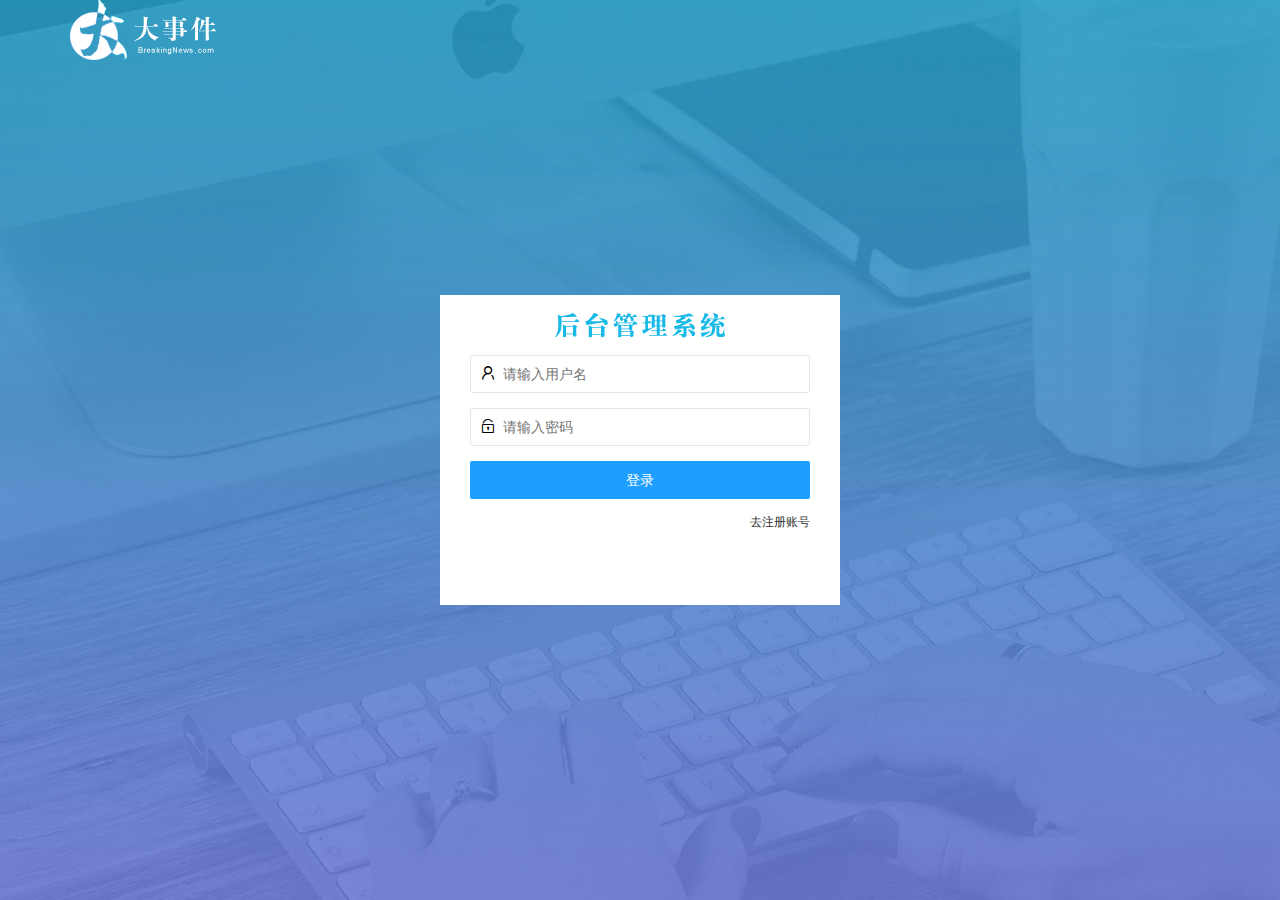
<file: login.html>
<!DOCTYPE html>
<html lang="en">

<head>
    <meta charset="UTF-8">
    <meta http-equiv="X-UA-Compatible" content="IE=edge">
    <meta name="viewport" content="width=device-width, initial-scale=1.0">
    <title>大事件-登录/注册</title>
    <!-- 导入 layUI 的样式 -->
    <link rel="stylesheet" href="./assets/lib/layui/css/layui.css" />
    <!-- 导入自己的样式 -->
    <link rel="stylesheet" href="./assets/css/login.css" />
</head>

<body>
    <!-- 头部的logo区域 -->
    <div class="layui-main">
        <img src="./assets/images/logo.png" alt="" />
    </div>

    <!-- 登录注册区域 -->
    <div class="loginAndRegBox">
        <div class="title-box"></div>
        <!-- 登录的div -->
        <div class="login-box">
            <!-- 登录的表单 -->
            <form class="layui-form" id="form_login">
                <!-- 登录的账号 -->
                <!-- layui-form-item 表示一行的意思 -->
                <div class="layui-form-item">
                    <i class="layui-icon layui-icon-username"></i>
                    <input type="text" name="username" required lay-verify="required" placeholder="请输入用户名"
                        autocomplete="off" class="layui-input">
                </div>
                <!-- 登录的密码 -->
                <div class="layui-form-item">
                    <i class="layui-icon layui-icon-password"></i>
                    <input type="password" name="password" required lay-verify="required|pwd" placeholder="请输入密码"
                        autocomplete="off" class="layui-input">
                </div>
                <!-- 登录按钮 -->
                <div class="layui-form-item">
                    <!-- layui-btn-fluid 通栏的类名  表单提交按钮和普通按钮的区别， 就是  lay-submit-->
                    <button class="layui-btn layui-btn-fluid layui-btn-normal" lay-submit>登录</button>
                </div>
                <div class="layui-form-item links">
                    <a href="javascript:;" id="link_reg">去注册账号</a>
                </div>
            </form>
        </div>
        <!-- 注册的div -->
        <div class="reg-box">
            <!-- 注册的表单 -->
            <form class="layui-form" id="form_reg">
                <!-- 登录的账号 -->
                <!-- layui-form-item 表示一行的意思 -->
                <div class="layui-form-item">
                    <i class="layui-icon layui-icon-username"></i>
                    <input type="text" name="username" required lay-verify="required" placeholder="请输入用户名"
                        autocomplete="off" class="layui-input">
                </div>
                <!-- 登录的密码 -->
                <div class="layui-form-item">
                    <i class="layui-icon layui-icon-password"></i>
                    <input type="password" name="password" required lay-verify="required|pwd" placeholder="请输入密码"
                        autocomplete="off" class="layui-input">
                </div>
                <!-- 密码确认框 -->
                <div class="layui-form-item">
                    <i class="layui-icon layui-icon-password"></i>
                    <input type="password" name="password" required lay-verify="required|pwd|repwd" placeholder="再次输入密码"
                        autocomplete="off" class="layui-input">
                </div>
                <!-- 登录按钮 -->
                <div class="layui-form-item">
                    <!-- layui-btn-fluid 通栏的类名  表单提交按钮和普通按钮的区别， 就是  lay-submit-->
                    <button class="layui-btn layui-btn-fluid layui-btn-normal" lay-submit>注册</button>
                </div>
                <div class="layui-form-item links">
                    <a href="javascript:;" id="link_login">去登录</a>
                </div>
            </form>
        </div>
    </div>

    <!-- 导入 Layui 的JS文件 -->
    <script src="./assets/lib/layui/layui.all.js"></script>
    <!-- 导入jQuery -->
    <script src="./assets/lib/jquery.js"></script>
    <!-- 导入自己封装的 baseAPI.js  -->
    <script src="./assets/js/baseAPI.js"></script>
    <!-- 导入自己的 JavaScript 脚本 -->
    <script src="./assets/js/login.js"></script>
</body>

</html>
</file>
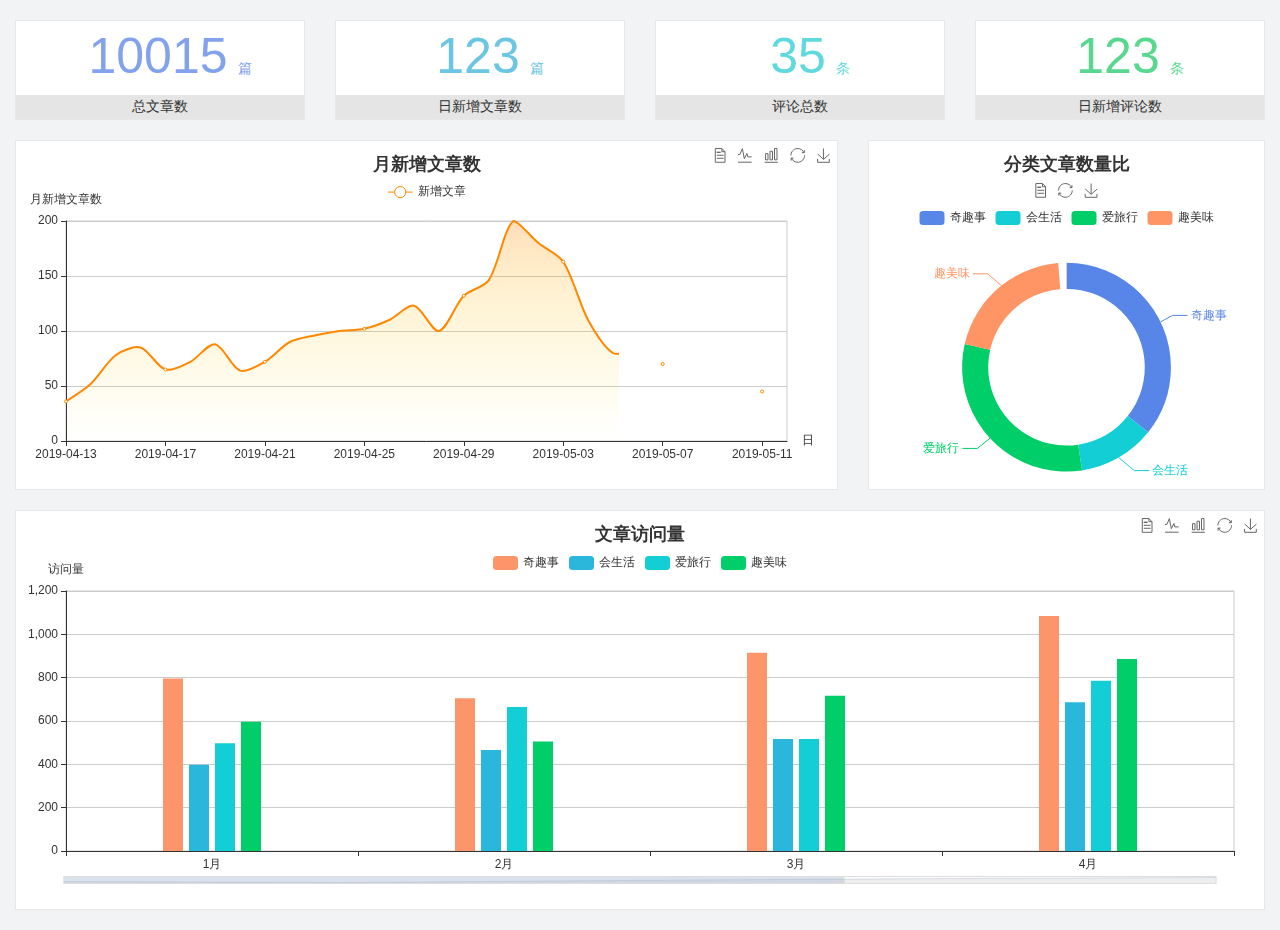
<file: home/dashboard.html>
<!DOCTYPE html>
<html lang="en">

<head>
  <meta charset="UTF-8">
  <meta name="viewport" content="width=device-width, initial-scale=1.0">
  <meta http-equiv="X-UA-Compatible" content="ie=edge">
  <title>图表统计</title>
  <link rel="stylesheet" href="../assets/lib/bootstrap.css" />
  <link rel="stylesheet" href="../assets/lib/main.css" />
  <script src="../assets/lib/jquery.js"></script>
  <script type="text/javascript" src="../assets/lib/echarts.min.js"></script>
</head>

<body>
  <div class="container-fluid">
    <div class="row spannel_list">
      <div class="col-sm-3 col-xs-6">
        <div class="spannel">
          <em>10015</em><span>篇</span>
          <b>总文章数</b>
        </div>
      </div>
      <div class="col-sm-3 col-xs-6">
        <div class="spannel scolor01">
          <em>123</em><span>篇</span>
          <b>日新增文章数</b>
        </div>
      </div>
      <div class="col-sm-3 col-xs-6">
        <div class="spannel scolor02">
          <em>35</em><span>条</span>
          <b>评论总数</b>
        </div>
      </div>
      <div class="col-sm-3 col-xs-6">
        <div class="spannel scolor03">
          <em>123</em><span>条</span>
          <b>日新增评论数</b>
        </div>
      </div>
    </div>
  </div>

  <div class="container-fluid">
    <div class="row curve-pie">
      <div class="col-lg-8 col-md-8">
        <div class="gragh_pannel" id="curve_show"></div>
      </div>
      <div class="col-lg-4 col-md-4">
        <div class="gragh_pannel" id="pie_show"></div>
      </div>
    </div>
  </div>

  <div class="container-fluid">
    <div class="column_pannel" id="column_show"></div>
  </div>

  <script>
    var oChart = echarts.init(document.getElementById('curve_show'));
    var aList_all = [
      { 'count': 36, 'date': '2019-04-13' },
      { 'count': 52, 'date': '2019-04-14' },
      { 'count': 78, 'date': '2019-04-15' },
      { 'count': 85, 'date': '2019-04-16' },
      { 'count': 65, 'date': '2019-04-17' },
      { 'count': 72, 'date': '2019-04-18' },
      { 'count': 88, 'date': '2019-04-19' },
      { 'count': 64, 'date': '2019-04-20' },
      { 'count': 72, 'date': '2019-04-21' },
      { 'count': 90, 'date': '2019-04-22' },
      { 'count': 96, 'date': '2019-04-23' },
      { 'count': 100, 'date': '2019-04-24' },
      { 'count': 102, 'date': '2019-04-25' },
      { 'count': 110, 'date': '2019-04-26' },
      { 'count': 123, 'date': '2019-04-27' },
      { 'count': 100, 'date': '2019-04-28' },
      { 'count': 132, 'date': '2019-04-29' },
      { 'count': 146, 'date': '2019-04-30' },
      { 'count': 200, 'date': '2019-05-01' },
      { 'count': 180, 'date': '2019-05-02' },
      { 'count': 163, 'date': '2019-05-03' },
      { 'count': 110, 'date': '2019-05-04' },
      { 'count': 80, 'date': '2019-05-05' },
      { 'count': 82, 'date': '2019-05-06' },
      { 'count': 70, 'date': '2019-05-07' },
      { 'count': 65, 'date': '2019-05-08' },
      { 'count': 54, 'date': '2019-05-09' },
      { 'count': 40, 'date': '2019-05-10' },
      { 'count': 45, 'date': '2019-05-11' },
      { 'count': 38, 'date': '2019-05-12' },
    ];

    let aCount = [];
    let aDate = [];

    for (var i = 0; i < aList_all.length; i++) {
      aCount.push(aList_all[i].count);
      aDate.push(aList_all[i].date);
    }

    var chartopt = {
      title: {
        text: '月新增文章数',
        left: 'center',
        top: '10'
      },
      tooltip: {
        trigger: 'axis'
      },
      legend: {
        data: ['新增文章'],
        top: '40'
      },
      toolbox: {
        show: true,
        feature: {
          mark: { show: true },
          dataView: { show: true, readOnly: false },
          magicType: { show: true, type: ['line', 'bar'] },
          restore: { show: true },
          saveAsImage: { show: true }
        }
      },
      calculable: true,
      xAxis: [
        {
          name: '日',
          type: 'category',
          boundaryGap: false,
          data: aDate
        }
      ],
      yAxis: [
        {
          name: '月新增文章数',
          type: 'value'
        }
      ],
      series: [
        {
          name: '新增文章',
          type: 'line',
          smooth: true,
          itemStyle: { normal: { areaStyle: { type: 'default' }, color: '#f80' }, lineStyle: { color: '#f80' } },
          data: aCount
        }],
      areaStyle: {
        normal: {
          color: new echarts.graphic.LinearGradient(0, 0, 0, 1, [{
            offset: 0,
            color: 'rgba(255,136,0,0.39)'
          }, {
            offset: .34,
            color: 'rgba(255,180,0,0.25)'
          }, {
            offset: 1,
            color: 'rgba(255,222,0,0.00)'
          }])

        }
      },
      grid: {
        show: true,
        x: 50,
        x2: 50,
        y: 80,
        height: 220
      }
    };

    oChart.setOption(chartopt);


    var oPie = echarts.init(document.getElementById('pie_show'));
    var oPieopt =
    {
      title: {
        top: 10,
        text: '分类文章数量比',
        x: 'center'
      },
      tooltip: {
        trigger: 'item',
        formatter: "{a} <br/>{b} : {c} ({d}%)"
      },
      color: ['#5885e8', '#13cfd5', '#00ce68', '#ff9565'],
      legend: {
        x: 'center',
        top: 65,
        data: ['奇趣事', '会生活', '爱旅行', '趣美味']
      },
      toolbox: {
        show: true,
        x: 'center',
        top: 35,
        feature: {
          mark: { show: true },
          dataView: { show: true, readOnly: false },
          magicType: {
            show: true,
            type: ['pie', 'funnel'],
            option: {
              funnel: {
                x: '25%',
                width: '50%',
                funnelAlign: 'left',
                max: 1548
              }
            }
          },
          restore: { show: true },
          saveAsImage: { show: true }
        }
      },
      calculable: true,
      series: [
        {
          name: '访问来源',
          type: 'pie',
          radius: ['45%', '60%'],
          center: ['50%', '65%'],
          data: [
            { value: 300, name: '奇趣事' },
            { value: 100, name: '会生活' },
            { value: 260, name: '爱旅行' },
            { value: 180, name: '趣美味' }
          ]
        }
      ]
    };
    oPie.setOption(oPieopt);



    var oColumn = this.echarts.init(document.getElementById('column_show'));
    var oColumnopt =
    {
      title: {
        text: '文章访问量',
        left: 'center',
        top: '10'
      },
      tooltip: {
        trigger: 'axis'
      },
      legend: {
        data: ['奇趣事', '会生活', '爱旅行', '趣美味'],
        top: '40'
      },
      toolbox: {
        show: true,
        feature: {
          mark: { show: true },
          dataView: { show: true, readOnly: false },
          magicType: { show: true, type: ['line', 'bar'] },
          restore: { show: true },
          saveAsImage: { show: true }
        }
      },
      calculable: true,
      xAxis: [
        {
          type: 'category',
          data: ['1月', '2月', '3月', '4月', '5月']
        }
      ],
      yAxis: [
        {
          name: '访问量',
          type: 'value'
        }
      ],
      series: [
        {
          name: '奇趣事',
          type: 'bar',
          barWidth: 20,
          itemStyle: {
            normal: { areaStyle: { type: 'default' }, color: '#fd956a' }
          },
          data: [800, 708, 920, 1090, 1200]
        },
        {
          name: '会生活',
          type: 'bar',
          barWidth: 20,
          itemStyle: {
            normal: { areaStyle: { type: 'default' }, color: '#2bb6db' }
          },
          data: [400, 468, 520, 690, 800]
        },
        {
          name: '爱旅行',
          type: 'bar',
          barWidth: 20,
          itemStyle: {
            normal: { areaStyle: { type: 'default' }, color: '#13cfd5' }
          },
          data: [500, 668, 520, 790, 900]
        },
        {
          name: '趣美味',
          type: 'bar',
          barWidth: 20,
          itemStyle: {
            normal: { areaStyle: { type: 'default' }, color: '#00ce68' }
          },
          data: [600, 508, 720, 890, 1000]
        }
      ],
      grid: {
        show: true,
        x: 50,
        x2: 30,
        y: 80,
        height: 260
      },
      dataZoom: [//给x轴设置滚动条
        {
          start: 0,//默认为0
          end: 100 - 1000 / 31,//默认为100
          type: 'slider',
          show: true,
          xAxisIndex: [0],
          handleSize: 0,//滑动条的 左右2个滑动条的大小
          height: 8,//组件高度
          left: 45, //左边的距离
          right: 50,//右边的距离
          bottom: 26,//右边的距离
          handleColor: '#ddd',//h滑动图标的颜色
          handleStyle: {
            borderColor: "#cacaca",
            borderWidth: "1",
            shadowBlur: 2,
            background: "#ddd",
            shadowColor: "#ddd",
          }
        }]
    };
    oColumn.setOption(oColumnopt);
  </script>
</body>

</html>
</file>
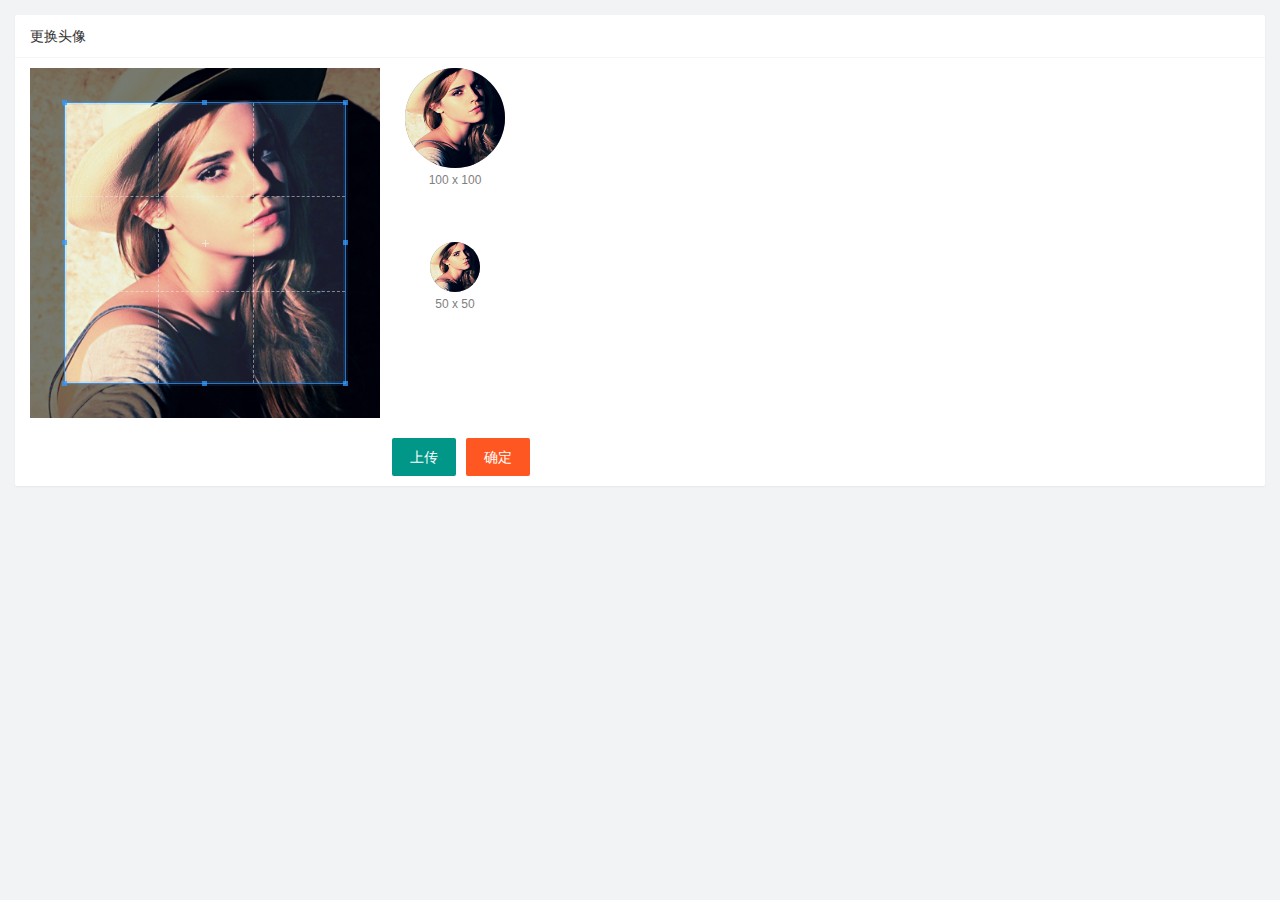
<file: user/user_avatar.html>
<!DOCTYPE html>
<html lang="en">

<head>
    <meta charset="UTF-8">
    <meta http-equiv="X-UA-Compatible" content="IE=edge">
    <meta name="viewport" content="width=device-width, initial-scale=1.0">
    <title>Document</title>
    <link rel="stylesheet" href="../assets/lib/layui/css/layui.css">
    <link rel="stylesheet" href="../assets/lib/cropper/cropper.css">
    <link rel="stylesheet" href="../assets/css/user/user_avatar.css">
</head>

<body>
    <!-- 卡片区域 -->
    <div class="layui-card">
        <div class="layui-card-header">更换头像</div>
        <div class="layui-card-body">
            <!-- 第一行的图片裁剪和预览区域 -->
            <div class="row1">
                <!-- 图片裁剪区域 -->
                <div class="cropper-box">
                    <!-- 这个 img 标签很重要，将来会把它初始化为裁剪区域 -->
                    <img id="image" src="../assets/images/sample.jpg" />
                </div>
                <!-- 图片的预览区域 -->
                <div class="preview-box">
                    <div>
                        <!-- 宽高为 100px 的预览区域 -->
                        <div class="img-preview w100"></div>
                        <p class="size">100 x 100</p>
                    </div>
                    <div>
                        <!-- 宽高为 50px 的预览区域 -->
                        <div class="img-preview w50"></div>
                        <p class="size">50 x 50</p>
                    </div>
                </div>
            </div>

            <!-- 第二行的按钮区域 -->
            <div class="row2">
                <!-- 通过 accept 属性，可以指定，允许用户选择什么类型的文件 -->
                <input type="file" id="file" accept="image/png, image/jpg" />
                <button type="button" class="layui-btn" id="btnChooseImage">上传</button>
                <button type="button" class="layui-btn layui-btn-danger" id="btnUpload">确定</button>
            </div>
        </div>
    </div>
    <script src="../assets/lib/layui/layui.all.js"></script>
    <script src="../assets/lib/jquery.js"></script>
    <script src="../assets/lib/cropper/Cropper.js"></script>
    <script src="../assets/lib/cropper/jquery-cropper.js"></script>
    <script src="../assets/js/baseAPI.js"></script>
    <script src="../assets/js/user/user_avatar.js"></script>
</body>

</html>
</file>
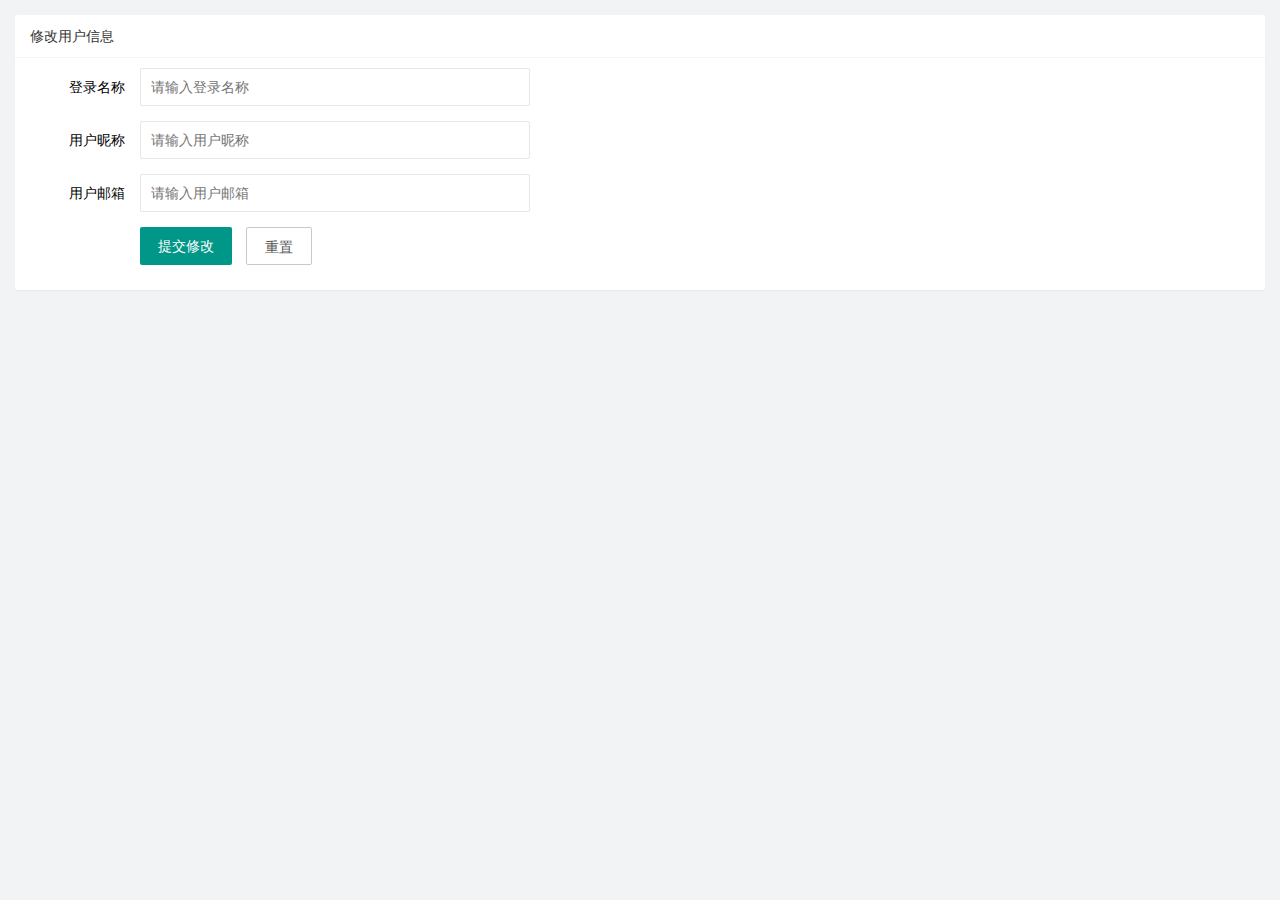
<file: user/user_info.html>
<!DOCTYPE html>
<html lang="en">

<head>
    <meta charset="UTF-8">
    <meta http-equiv="X-UA-Compatible" content="IE=edge">
    <meta name="viewport" content="width=device-width, initial-scale=1.0">
    <title>Document</title>
    <!-- 导入 layui 的样式 -->
    <link rel="stylesheet" href="../assets/lib/layui/css/layui.css">
    <link rel="stylesheet" href="../assets/css/user/user_info.css">
</head>

<body>
    <!-- 卡片区域 -->
    <div class="layui-card">
        <div class="layui-card-header">修改用户信息</div>
        <div class="layui-card-body">
            <!-- form 表单区域 -->
            <form class="layui-form" lay-filter="formUserInfo">
                <div class="layui-form-item">
                    <label class="layui-form-label">登录名称</label>
                    <div class="layui-input-block">
                        <!-- 这是隐藏域 用户看不见的 -->
                        <input type="hidden" name="id" value="" />
                        <input type="text" name="username" required lay-verify="required" placeholder="请输入登录名称"
                            autocomplete="off" class="layui-input" readonly>
                    </div>
                </div>
                <div class="layui-form-item">
                    <label class="layui-form-label">用户昵称</label>
                    <div class="layui-input-block">
                        <input type="text" name="nickname" required lay-verify="required|nickname" placeholder="请输入用户昵称"
                            autocomplete="off" class="layui-input">
                    </div>
                </div>
                <div class="layui-form-item">
                    <label class="layui-form-label">用户邮箱</label>
                    <div class="layui-input-block">
                        <input type="text" name="email" required lay-verify="required|email" placeholder="请输入用户邮箱"
                            autocomplete="off" class="layui-input">
                    </div>
                </div>
                <div class="layui-form-item">
                    <div class="layui-input-block">
                        <button class="layui-btn" lay-submit lay-filter="formDemo">提交修改</button>
                        <button type="reset" class="layui-btn layui-btn-primary" id="btnReset">重置</button>
                    </div>
                </div>
            </form>
        </div>
    </div>
    <!-- 导入 layui 的js -->
    <script src="../assets/lib/layui/layui.all.js"></script>
    <!-- 导入 jQuery  -->
    <script src="../assets/lib/jquery.js"></script>
    <!-- 导入 baseAPI -->
    <script src="../assets/js/baseAPI.js"></script>
    <!-- 导入 自己的 js -->
    <script src="../assets/js/user/user_info.js"></script>
</body>

</html>
</file>
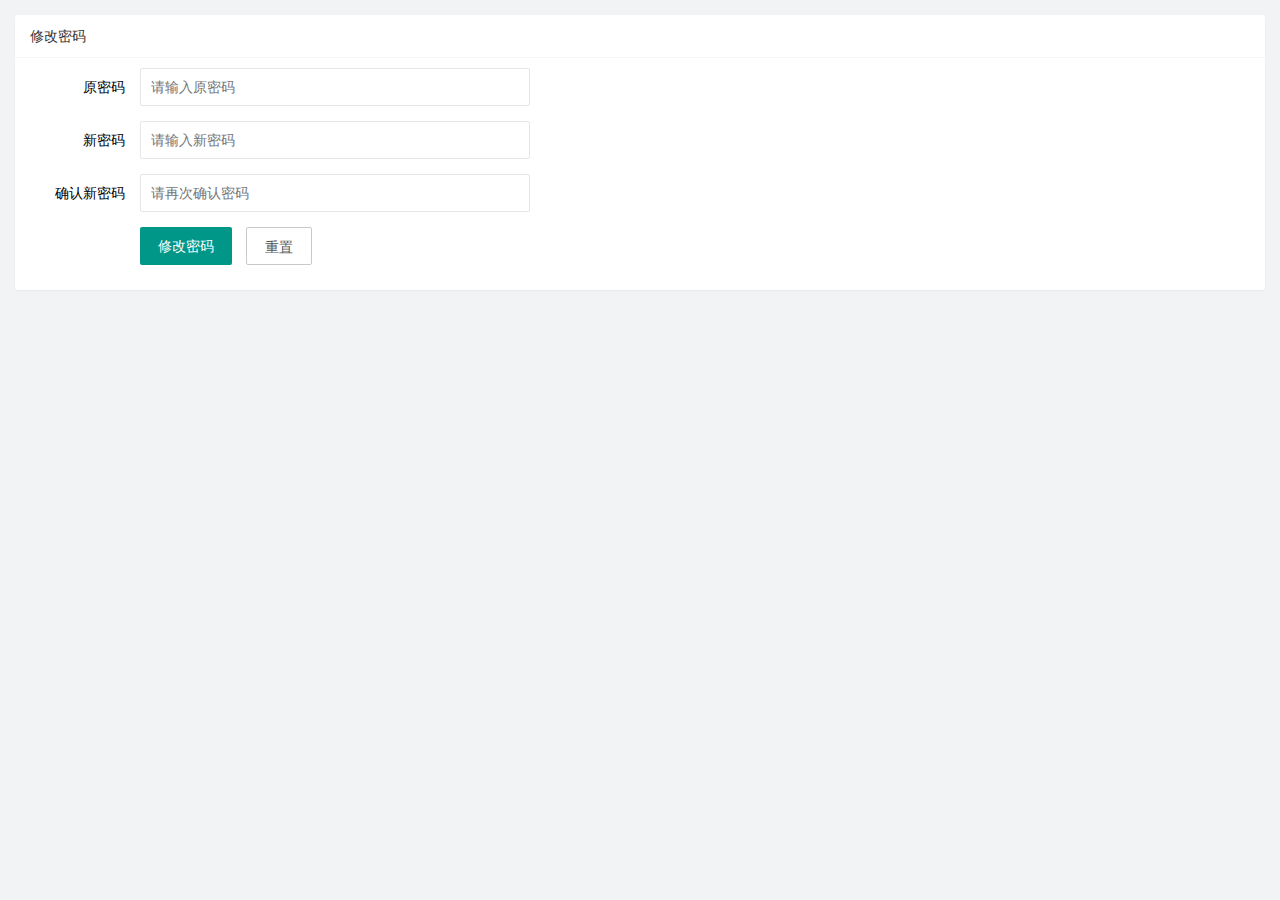
<file: user/user_pwd.html>
<!DOCTYPE html>
<html lang="en">

<head>
    <meta charset="UTF-8">
    <meta http-equiv="X-UA-Compatible" content="IE=edge">
    <meta name="viewport" content="width=device-width, initial-scale=1.0">
    <title>Document</title>
    <link rel="stylesheet" href="../assets/lib/layui/css/layui.css">
    <link rel="stylesheet" href="../assets/css/user/user_pwd.css">
</head>

<body>
    <!-- 卡片区域 -->
    <div class="layui-card">
        <div class="layui-card-header">修改密码</div>
        <div class="layui-card-body">
            <form class="layui-form">
                <div class="layui-form-item">
                    <label class="layui-form-label">原密码</label>
                    <div class="layui-input-block">
                        <input type="password" name="oldPwd" required lay-verify="required|pwd" placeholder="请输入原密码"
                            autocomplete="off" class="layui-input">
                    </div>
                </div>
                <div class="layui-form-item">
                    <label class="layui-form-label">新密码</label>
                    <div class="layui-input-block">
                        <input type="password" name="newPwd" required lay-verify="required|pwd|samPwd"
                            placeholder="请输入新密码" autocomplete="off" class="layui-input">
                    </div>
                </div>
                <div class="layui-form-item">
                    <label class="layui-form-label">确认新密码</label>
                    <div class="layui-input-block">
                        <input type="password" name="rePwd" required lay-verify="required|pwd|rePwd"
                            placeholder="请再次确认密码" autocomplete="off" class="layui-input">
                    </div>
                </div>
                <div class="layui-form-item">
                    <div class="layui-input-block">
                        <button class="layui-btn" lay-submit lay-filter="formDemo">修改密码</button>
                        <button type="reset" class="layui-btn layui-btn-primary">重置</button>
                    </div>
                </div>
            </form>
            <!-- 导入 layui 的js -->
            <script src="../assets/lib/layui/layui.all.js"></script>
            <!-- 导入 jQuery -->
            <script src="../assets/lib/jquery.js"></script>
            <!-- 导入 baseAPI -->
            <script src="../assets/js/baseAPI.js"></script>
            <!-- 导入 自己的 js -->
            <script src="../assets/js/user/user_pwd.js"></script>
        </div>
    </div>
</body>

</html>
</file>
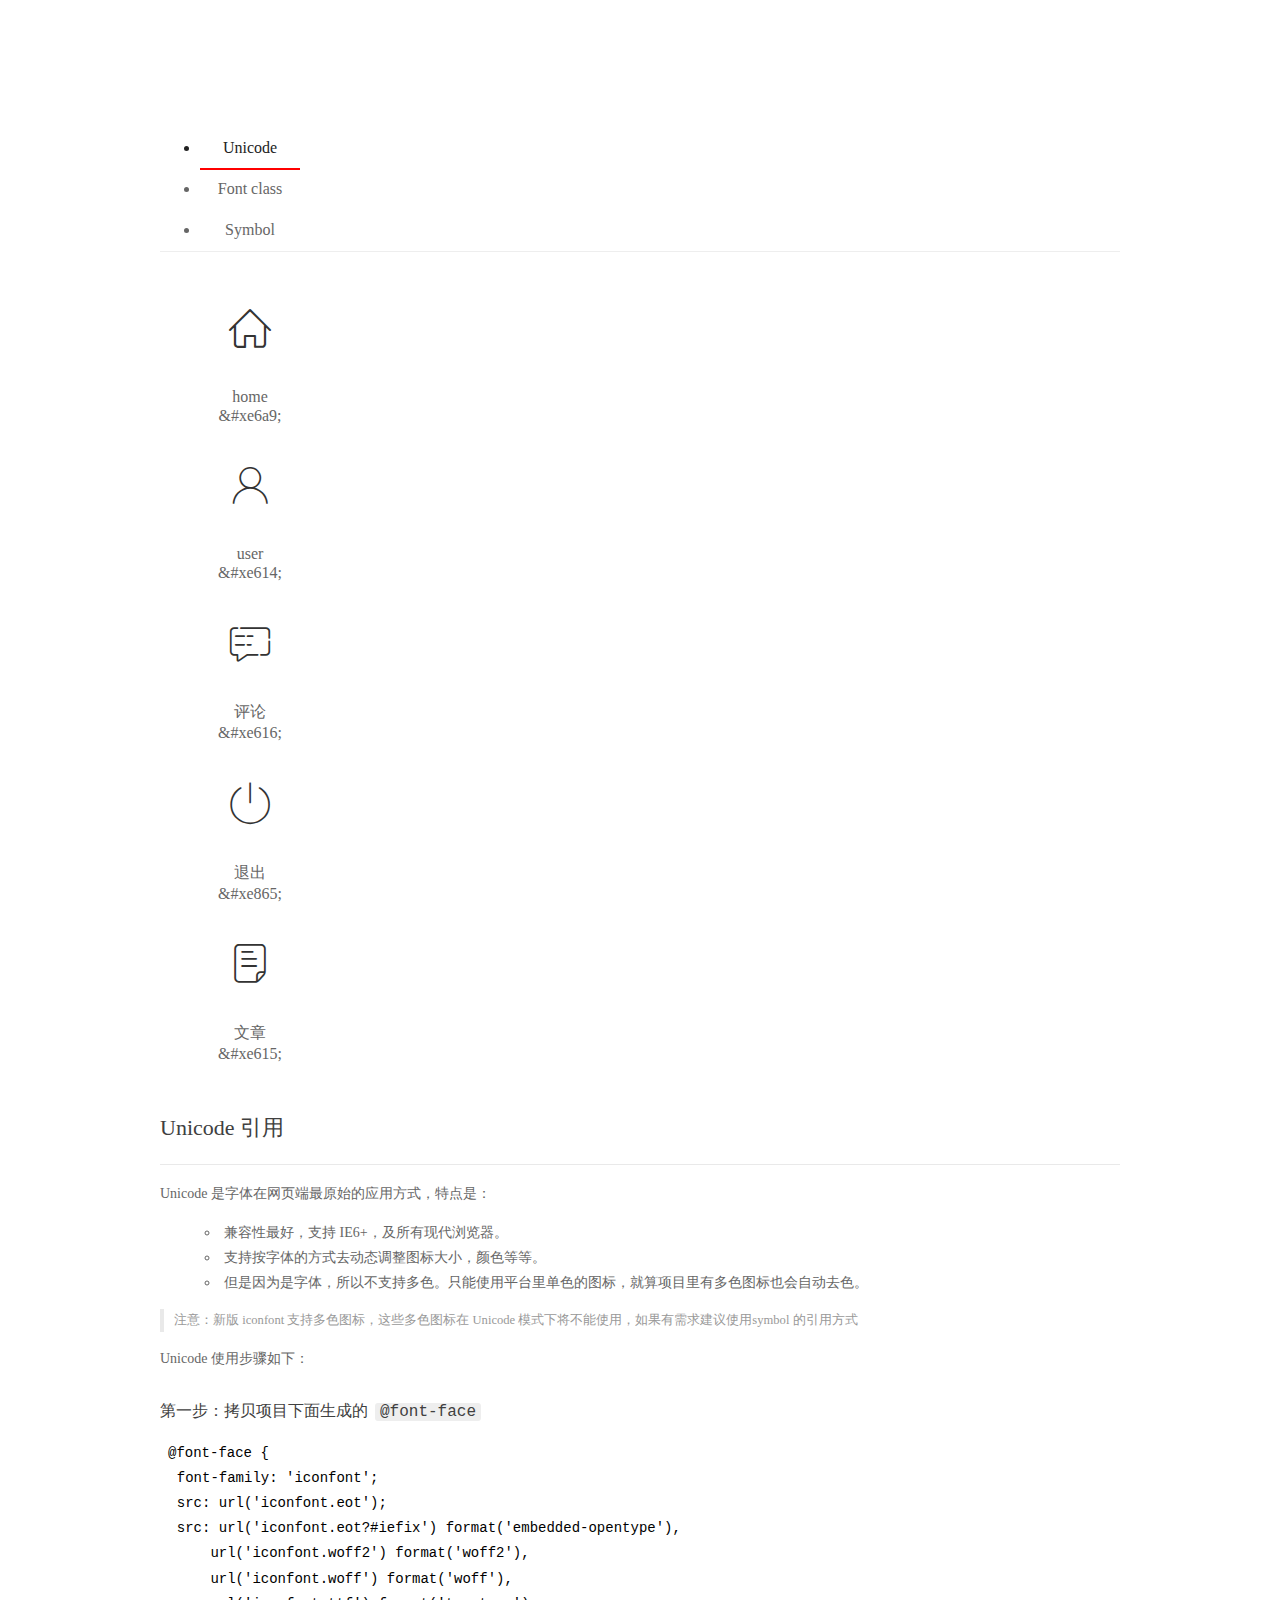
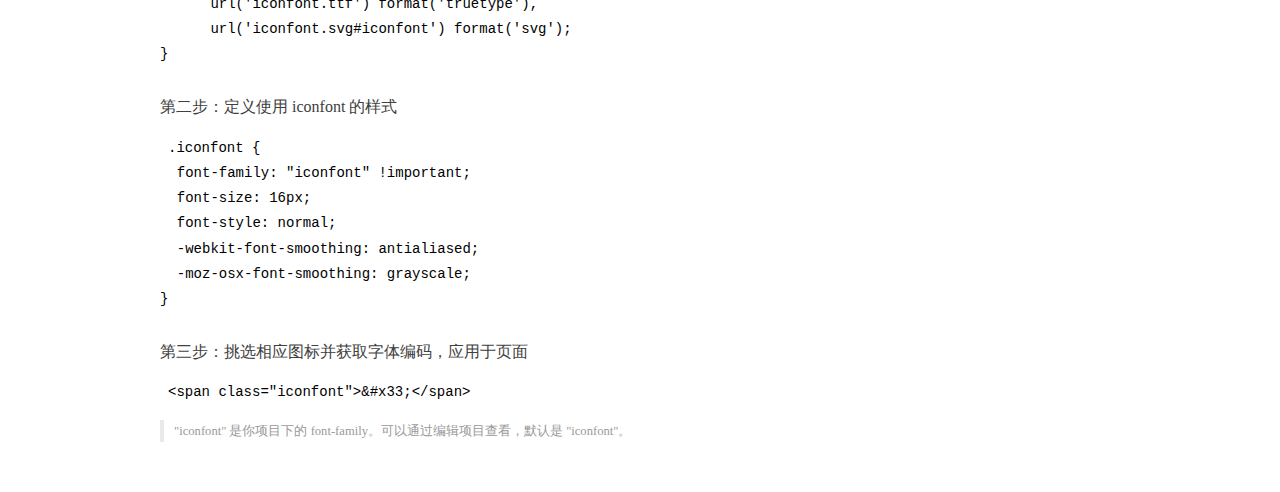
<file: assets/fonts/demo_index.html>
<!DOCTYPE html>
<html>
<head>
  <meta charset="utf-8"/>
  <title>IconFont Demo</title>
  <link rel="shortcut icon" href="https://gtms04.alicdn.com/tps/i4/TB1_oz6GVXXXXaFXpXXJDFnIXXX-64-64.ico" type="image/x-icon"/>
  <link rel="stylesheet" href="https://g.alicdn.com/thx/cube/1.3.2/cube.min.css">
  <link rel="stylesheet" href="demo.css">
  <link rel="stylesheet" href="iconfont.css">
  <script src="iconfont.js"></script>
  <!-- jQuery -->
  <script src="https://a1.alicdn.com/oss/uploads/2018/12/26/7bfddb60-08e8-11e9-9b04-53e73bb6408b.js"></script>
  <!-- 代码高亮 -->
  <script src="https://a1.alicdn.com/oss/uploads/2018/12/26/a3f714d0-08e6-11e9-8a15-ebf944d7534c.js"></script>
</head>
<body>
  <div class="main">
    <h1 class="logo"><a href="https://www.iconfont.cn/" title="iconfont 首页" target="_blank">&#xe86b;</a></h1>
    <div class="nav-tabs">
      <ul id="tabs" class="dib-box">
        <li class="dib active"><span>Unicode</span></li>
        <li class="dib"><span>Font class</span></li>
        <li class="dib"><span>Symbol</span></li>
      </ul>
      
    </div>
    <div class="tab-container">
      <div class="content unicode" style="display: block;">
          <ul class="icon_lists dib-box">
          
            <li class="dib">
              <span class="icon iconfont">&#xe6a9;</span>
                <div class="name">home</div>
                <div class="code-name">&amp;#xe6a9;</div>
              </li>
          
            <li class="dib">
              <span class="icon iconfont">&#xe614;</span>
                <div class="name">user</div>
                <div class="code-name">&amp;#xe614;</div>
              </li>
          
            <li class="dib">
              <span class="icon iconfont">&#xe616;</span>
                <div class="name">评论</div>
                <div class="code-name">&amp;#xe616;</div>
              </li>
          
            <li class="dib">
              <span class="icon iconfont">&#xe865;</span>
                <div class="name">退出</div>
                <div class="code-name">&amp;#xe865;</div>
              </li>
          
            <li class="dib">
              <span class="icon iconfont">&#xe615;</span>
                <div class="name">文章</div>
                <div class="code-name">&amp;#xe615;</div>
              </li>
          
          </ul>
          <div class="article markdown">
          <h2 id="unicode-">Unicode 引用</h2>
          <hr>

          <p>Unicode 是字体在网页端最原始的应用方式，特点是：</p>
          <ul>
            <li>兼容性最好，支持 IE6+，及所有现代浏览器。</li>
            <li>支持按字体的方式去动态调整图标大小，颜色等等。</li>
            <li>但是因为是字体，所以不支持多色。只能使用平台里单色的图标，就算项目里有多色图标也会自动去色。</li>
          </ul>
          <blockquote>
            <p>注意：新版 iconfont 支持多色图标，这些多色图标在 Unicode 模式下将不能使用，如果有需求建议使用symbol 的引用方式</p>
          </blockquote>
          <p>Unicode 使用步骤如下：</p>
          <h3 id="-font-face">第一步：拷贝项目下面生成的 <code>@font-face</code></h3>
<pre><code class="language-css"
>@font-face {
  font-family: 'iconfont';
  src: url('iconfont.eot');
  src: url('iconfont.eot?#iefix') format('embedded-opentype'),
      url('iconfont.woff2') format('woff2'),
      url('iconfont.woff') format('woff'),
      url('iconfont.ttf') format('truetype'),
      url('iconfont.svg#iconfont') format('svg');
}
</code></pre>
          <h3 id="-iconfont-">第二步：定义使用 iconfont 的样式</h3>
<pre><code class="language-css"
>.iconfont {
  font-family: "iconfont" !important;
  font-size: 16px;
  font-style: normal;
  -webkit-font-smoothing: antialiased;
  -moz-osx-font-smoothing: grayscale;
}
</code></pre>
          <h3 id="-">第三步：挑选相应图标并获取字体编码，应用于页面</h3>
<pre>
<code class="language-html"
>&lt;span class="iconfont"&gt;&amp;#x33;&lt;/span&gt;
</code></pre>
          <blockquote>
            <p>"iconfont" 是你项目下的 font-family。可以通过编辑项目查看，默认是 "iconfont"。</p>
          </blockquote>
          </div>
      </div>
      <div class="content font-class">
        <ul class="icon_lists dib-box">
          
          <li class="dib">
            <span class="icon iconfont icon-home"></span>
            <div class="name">
              home
            </div>
            <div class="code-name">.icon-home
            </div>
          </li>
          
          <li class="dib">
            <span class="icon iconfont icon-user"></span>
            <div class="name">
              user
            </div>
            <div class="code-name">.icon-user
            </div>
          </li>
          
          <li class="dib">
            <span class="icon iconfont icon-pinglun"></span>
            <div class="name">
              评论
            </div>
            <div class="code-name">.icon-pinglun
            </div>
          </li>
          
          <li class="dib">
            <span class="icon iconfont icon-tuichu"></span>
            <div class="name">
              退出
            </div>
            <div class="code-name">.icon-tuichu
            </div>
          </li>
          
          <li class="dib">
            <span class="icon iconfont icon-16"></span>
            <div class="name">
              文章
            </div>
            <div class="code-name">.icon-16
            </div>
          </li>
          
        </ul>
        <div class="article markdown">
        <h2 id="font-class-">font-class 引用</h2>
        <hr>

        <p>font-class 是 Unicode 使用方式的一种变种，主要是解决 Unicode 书写不直观，语意不明确的问题。</p>
        <p>与 Unicode 使用方式相比，具有如下特点：</p>
        <ul>
          <li>兼容性良好，支持 IE8+，及所有现代浏览器。</li>
          <li>相比于 Unicode 语意明确，书写更直观。可以很容易分辨这个 icon 是什么。</li>
          <li>因为使用 class 来定义图标，所以当要替换图标时，只需要修改 class 里面的 Unicode 引用。</li>
          <li>不过因为本质上还是使用的字体，所以多色图标还是不支持的。</li>
        </ul>
        <p>使用步骤如下：</p>
        <h3 id="-fontclass-">第一步：引入项目下面生成的 fontclass 代码：</h3>
<pre><code class="language-html">&lt;link rel="stylesheet" href="./iconfont.css"&gt;
</code></pre>
        <h3 id="-">第二步：挑选相应图标并获取类名，应用于页面：</h3>
<pre><code class="language-html">&lt;span class="iconfont icon-xxx"&gt;&lt;/span&gt;
</code></pre>
        <blockquote>
          <p>"
            iconfont" 是你项目下的 font-family。可以通过编辑项目查看，默认是 "iconfont"。</p>
        </blockquote>
      </div>
      </div>
      <div class="content symbol">
          <ul class="icon_lists dib-box">
          
            <li class="dib">
                <svg class="icon svg-icon" aria-hidden="true">
                  <use xlink:href="#icon-home"></use>
                </svg>
                <div class="name">home</div>
                <div class="code-name">#icon-home</div>
            </li>
          
            <li class="dib">
                <svg class="icon svg-icon" aria-hidden="true">
                  <use xlink:href="#icon-user"></use>
                </svg>
                <div class="name">user</div>
                <div class="code-name">#icon-user</div>
            </li>
          
            <li class="dib">
                <svg class="icon svg-icon" aria-hidden="true">
                  <use xlink:href="#icon-pinglun"></use>
                </svg>
                <div class="name">评论</div>
                <div class="code-name">#icon-pinglun</div>
            </li>
          
            <li class="dib">
                <svg class="icon svg-icon" aria-hidden="true">
                  <use xlink:href="#icon-tuichu"></use>
                </svg>
                <div class="name">退出</div>
                <div class="code-name">#icon-tuichu</div>
            </li>
          
            <li class="dib">
                <svg class="icon svg-icon" aria-hidden="true">
                  <use xlink:href="#icon-16"></use>
                </svg>
                <div class="name">文章</div>
                <div class="code-name">#icon-16</div>
            </li>
          
          </ul>
          <div class="article markdown">
          <h2 id="symbol-">Symbol 引用</h2>
          <hr>

          <p>这是一种全新的使用方式，应该说这才是未来的主流，也是平台目前推荐的用法。相关介绍可以参考这篇<a href="">文章</a>
            这种用法其实是做了一个 SVG 的集合，与另外两种相比具有如下特点：</p>
          <ul>
            <li>支持多色图标了，不再受单色限制。</li>
            <li>通过一些技巧，支持像字体那样，通过 <code>font-size</code>, <code>color</code> 来调整样式。</li>
            <li>兼容性较差，支持 IE9+，及现代浏览器。</li>
            <li>浏览器渲染 SVG 的性能一般，还不如 png。</li>
          </ul>
          <p>使用步骤如下：</p>
          <h3 id="-symbol-">第一步：引入项目下面生成的 symbol 代码：</h3>
<pre><code class="language-html">&lt;script src="./iconfont.js"&gt;&lt;/script&gt;
</code></pre>
          <h3 id="-css-">第二步：加入通用 CSS 代码（引入一次就行）：</h3>
<pre><code class="language-html">&lt;style&gt;
.icon {
  width: 1em;
  height: 1em;
  vertical-align: -0.15em;
  fill: currentColor;
  overflow: hidden;
}
&lt;/style&gt;
</code></pre>
          <h3 id="-">第三步：挑选相应图标并获取类名，应用于页面：</h3>
<pre><code class="language-html">&lt;svg class="icon" aria-hidden="true"&gt;
  &lt;use xlink:href="#icon-xxx"&gt;&lt;/use&gt;
&lt;/svg&gt;
</code></pre>
          </div>
      </div>

    </div>
  </div>
  <script>
  $(document).ready(function () {
      $('.tab-container .content:first').show()

      $('#tabs li').click(function (e) {
        var tabContent = $('.tab-container .content')
        var index = $(this).index()

        if ($(this).hasClass('active')) {
          return
        } else {
          $('#tabs li').removeClass('active')
          $(this).addClass('active')

          tabContent.hide().eq(index).fadeIn()
        }
      })
    })
  </script>
</body>
</html>
</file>
<file: assets/lib/layui/css/layui.css>
/** layui-v2.5.5 MIT License By https://www.layui.com */
 .layui-inline,img{display:inline-block;vertical-align:middle}h1,h2,h3,h4,h5,h6{font-weight:400}.layui-edge,.layui-header,.layui-inline,.layui-main{position:relative}.layui-body,.layui-edge,.layui-elip{overflow:hidden}.layui-btn,.layui-edge,.layui-inline,img{vertical-align:middle}.layui-btn,.layui-disabled,.layui-icon,.layui-unselect{-moz-user-select:none;-webkit-user-select:none;-ms-user-select:none}.layui-elip,.layui-form-checkbox span,.layui-form-pane .layui-form-label{text-overflow:ellipsis;white-space:nowrap}.layui-breadcrumb,.layui-tree-btnGroup{visibility:hidden}blockquote,body,button,dd,div,dl,dt,form,h1,h2,h3,h4,h5,h6,input,li,ol,p,pre,td,textarea,th,ul{margin:0;padding:0;-webkit-tap-highlight-color:rgba(0,0,0,0)}a:active,a:hover{outline:0}img{border:none}li{list-style:none}table{border-collapse:collapse;border-spacing:0}h4,h5,h6{font-size:100%}button,input,optgroup,option,select,textarea{font-family:inherit;font-size:inherit;font-style:inherit;font-weight:inherit;outline:0}pre{white-space:pre-wrap;white-space:-moz-pre-wrap;white-space:-pre-wrap;white-space:-o-pre-wrap;word-wrap:break-word}body{line-height:24px;font:14px Helvetica Neue,Helvetica,PingFang SC,Tahoma,Arial,sans-serif}hr{height:1px;margin:10px 0;border:0;clear:both}a{color:#333;text-decoration:none}a:hover{color:#777}a cite{font-style:normal;*cursor:pointer}.layui-border-box,.layui-border-box *{box-sizing:border-box}.layui-box,.layui-box *{box-sizing:content-box}.layui-clear{clear:both;*zoom:1}.layui-clear:after{content:'\20';clear:both;*zoom:1;display:block;height:0}.layui-inline{*display:inline;*zoom:1}.layui-edge{display:inline-block;width:0;height:0;border-width:6px;border-style:dashed;border-color:transparent}.layui-edge-top{top:-4px;border-bottom-color:#999;border-bottom-style:solid}.layui-edge-right{border-left-color:#999;border-left-style:solid}.layui-edge-bottom{top:2px;border-top-color:#999;border-top-style:solid}.layui-edge-left{border-right-color:#999;border-right-style:solid}.layui-disabled,.layui-disabled:hover{color:#d2d2d2!important;cursor:not-allowed!important}.layui-circle{border-radius:100%}.layui-show{display:block!important}.layui-hide{display:none!important}@font-face{font-family:layui-icon;src:url(../font/iconfont.eot?v=250);src:url(../font/iconfont.eot?v=250#iefix) format('embedded-opentype'),url(../font/iconfont.woff2?v=250) format('woff2'),url(../font/iconfont.woff?v=250) format('woff'),url(../font/iconfont.ttf?v=250) format('truetype'),url(../font/iconfont.svg?v=250#layui-icon) format('svg')}.layui-icon{font-family:layui-icon!important;font-size:16px;font-style:normal;-webkit-font-smoothing:antialiased;-moz-osx-font-smoothing:grayscale}.layui-icon-reply-fill:before{content:"\e611"}.layui-icon-set-fill:before{content:"\e614"}.layui-icon-menu-fill:before{content:"\e60f"}.layui-icon-search:before{content:"\e615"}.layui-icon-share:before{content:"\e641"}.layui-icon-set-sm:before{content:"\e620"}.layui-icon-engine:before{content:"\e628"}.layui-icon-close:before{content:"\1006"}.layui-icon-close-fill:before{content:"\1007"}.layui-icon-chart-screen:before{content:"\e629"}.layui-icon-star:before{content:"\e600"}.layui-icon-circle-dot:before{content:"\e617"}.layui-icon-chat:before{content:"\e606"}.layui-icon-release:before{content:"\e609"}.layui-icon-list:before{content:"\e60a"}.layui-icon-chart:before{content:"\e62c"}.layui-icon-ok-circle:before{content:"\1005"}.layui-icon-layim-theme:before{content:"\e61b"}.layui-icon-table:before{content:"\e62d"}.layui-icon-right:before{content:"\e602"}.layui-icon-left:before{content:"\e603"}.layui-icon-cart-simple:before{content:"\e698"}.layui-icon-face-cry:before{content:"\e69c"}.layui-icon-face-smile:before{content:"\e6af"}.layui-icon-survey:before{content:"\e6b2"}.layui-icon-tree:before{content:"\e62e"}.layui-icon-upload-circle:before{content:"\e62f"}.layui-icon-add-circle:before{content:"\e61f"}.layui-icon-download-circle:before{content:"\e601"}.layui-icon-templeate-1:before{content:"\e630"}.layui-icon-util:before{content:"\e631"}.layui-icon-face-surprised:before{content:"\e664"}.layui-icon-edit:before{content:"\e642"}.layui-icon-speaker:before{content:"\e645"}.layui-icon-down:before{content:"\e61a"}.layui-icon-file:before{content:"\e621"}.layui-icon-layouts:before{content:"\e632"}.layui-icon-rate-half:before{content:"\e6c9"}.layui-icon-add-circle-fine:before{content:"\e608"}.layui-icon-prev-circle:before{content:"\e633"}.layui-icon-read:before{content:"\e705"}.layui-icon-404:before{content:"\e61c"}.layui-icon-carousel:before{content:"\e634"}.layui-icon-help:before{content:"\e607"}.layui-icon-code-circle:before{content:"\e635"}.layui-icon-water:before{content:"\e636"}.layui-icon-username:before{content:"\e66f"}.layui-icon-find-fill:before{content:"\e670"}.layui-icon-about:before{content:"\e60b"}.layui-icon-location:before{content:"\e715"}.layui-icon-up:before{content:"\e619"}.layui-icon-pause:before{content:"\e651"}.layui-icon-date:before{content:"\e637"}.layui-icon-layim-uploadfile:before{content:"\e61d"}.layui-icon-delete:before{content:"\e640"}.layui-icon-play:before{content:"\e652"}.layui-icon-top:before{content:"\e604"}.layui-icon-friends:before{content:"\e612"}.layui-icon-refresh-3:before{content:"\e9aa"}.layui-icon-ok:before{content:"\e605"}.layui-icon-layer:before{content:"\e638"}.layui-icon-face-smile-fine:before{content:"\e60c"}.layui-icon-dollar:before{content:"\e659"}.layui-icon-group:before{content:"\e613"}.layui-icon-layim-download:before{content:"\e61e"}.layui-icon-picture-fine:before{content:"\e60d"}.layui-icon-link:before{content:"\e64c"}.layui-icon-diamond:before{content:"\e735"}.layui-icon-log:before{content:"\e60e"}.layui-icon-rate-solid:before{content:"\e67a"}.layui-icon-fonts-del:before{content:"\e64f"}.layui-icon-unlink:before{content:"\e64d"}.layui-icon-fonts-clear:before{content:"\e639"}.layui-icon-triangle-r:before{content:"\e623"}.layui-icon-circle:before{content:"\e63f"}.layui-icon-radio:before{content:"\e643"}.layui-icon-align-center:before{content:"\e647"}.layui-icon-align-right:before{content:"\e648"}.layui-icon-align-left:before{content:"\e649"}.layui-icon-loading-1:before{content:"\e63e"}.layui-icon-return:before{content:"\e65c"}.layui-icon-fonts-strong:before{content:"\e62b"}.layui-icon-upload:before{content:"\e67c"}.layui-icon-dialogue:before{content:"\e63a"}.layui-icon-video:before{content:"\e6ed"}.layui-icon-headset:before{content:"\e6fc"}.layui-icon-cellphone-fine:before{content:"\e63b"}.layui-icon-add-1:before{content:"\e654"}.layui-icon-face-smile-b:before{content:"\e650"}.layui-icon-fonts-html:before{content:"\e64b"}.layui-icon-form:before{content:"\e63c"}.layui-icon-cart:before{content:"\e657"}.layui-icon-camera-fill:before{content:"\e65d"}.layui-icon-tabs:before{content:"\e62a"}.layui-icon-fonts-code:before{content:"\e64e"}.layui-icon-fire:before{content:"\e756"}.layui-icon-set:before{content:"\e716"}.layui-icon-fonts-u:before{content:"\e646"}.layui-icon-triangle-d:before{content:"\e625"}.layui-icon-tips:before{content:"\e702"}.layui-icon-picture:before{content:"\e64a"}.layui-icon-more-vertical:before{content:"\e671"}.layui-icon-flag:before{content:"\e66c"}.layui-icon-loading:before{content:"\e63d"}.layui-icon-fonts-i:before{content:"\e644"}.layui-icon-refresh-1:before{content:"\e666"}.layui-icon-rmb:before{content:"\e65e"}.layui-icon-home:before{content:"\e68e"}.layui-icon-user:before{content:"\e770"}.layui-icon-notice:before{content:"\e667"}.layui-icon-login-weibo:before{content:"\e675"}.layui-icon-voice:before{content:"\e688"}.layui-icon-upload-drag:before{content:"\e681"}.layui-icon-login-qq:before{content:"\e676"}.layui-icon-snowflake:before{content:"\e6b1"}.layui-icon-file-b:before{content:"\e655"}.layui-icon-template:before{content:"\e663"}.layui-icon-auz:before{content:"\e672"}.layui-icon-console:before{content:"\e665"}.layui-icon-app:before{content:"\e653"}.layui-icon-prev:before{content:"\e65a"}.layui-icon-website:before{content:"\e7ae"}.layui-icon-next:before{content:"\e65b"}.layui-icon-component:before{content:"\e857"}.layui-icon-more:before{content:"\e65f"}.layui-icon-login-wechat:before{content:"\e677"}.layui-icon-shrink-right:before{content:"\e668"}.layui-icon-spread-left:before{content:"\e66b"}.layui-icon-camera:before{content:"\e660"}.layui-icon-note:before{content:"\e66e"}.layui-icon-refresh:before{content:"\e669"}.layui-icon-female:before{content:"\e661"}.layui-icon-male:before{content:"\e662"}.layui-icon-password:before{content:"\e673"}.layui-icon-senior:before{content:"\e674"}.layui-icon-theme:before{content:"\e66a"}.layui-icon-tread:before{content:"\e6c5"}.layui-icon-praise:before{content:"\e6c6"}.layui-icon-star-fill:before{content:"\e658"}.layui-icon-rate:before{content:"\e67b"}.layui-icon-template-1:before{content:"\e656"}.layui-icon-vercode:before{content:"\e679"}.layui-icon-cellphone:before{content:"\e678"}.layui-icon-screen-full:before{content:"\e622"}.layui-icon-screen-restore:before{content:"\e758"}.layui-icon-cols:before{content:"\e610"}.layui-icon-export:before{content:"\e67d"}.layui-icon-print:before{content:"\e66d"}.layui-icon-slider:before{content:"\e714"}.layui-icon-addition:before{content:"\e624"}.layui-icon-subtraction:before{content:"\e67e"}.layui-icon-service:before{content:"\e626"}.layui-icon-transfer:before{content:"\e691"}.layui-main{width:1140px;margin:0 auto}.layui-header{z-index:1000;height:60px}.layui-header a:hover{transition:all .5s;-webkit-transition:all .5s}.layui-side{position:fixed;left:0;top:0;bottom:0;z-index:999;width:200px;overflow-x:hidden}.layui-side-scroll{position:relative;width:220px;height:100%;overflow-x:hidden}.layui-body{position:absolute;left:200px;right:0;top:0;bottom:0;z-index:998;width:auto;overflow-y:auto;box-sizing:border-box}.layui-layout-body{overflow:hidden}.layui-layout-admin .layui-header{background-color:#23262E}.layui-layout-admin .layui-side{top:60px;width:200px;overflow-x:hidden}.layui-layout-admin .layui-body{position:fixed;top:60px;bottom:44px}.layui-layout-admin .layui-main{width:auto;margin:0 15px}.layui-layout-admin .layui-footer{position:fixed;left:200px;right:0;bottom:0;height:44px;line-height:44px;padding:0 15px;background-color:#eee}.layui-layout-admin .layui-logo{position:absolute;left:0;top:0;width:200px;height:100%;line-height:60px;text-align:center;color:#009688;font-size:16px}.layui-layout-admin .layui-header .layui-nav{background:0 0}.layui-layout-left{position:absolute!important;left:200px;top:0}.layui-layout-right{position:absolute!important;right:0;top:0}.layui-container{position:relative;margin:0 auto;padding:0 15px;box-sizing:border-box}.layui-fluid{position:relative;margin:0 auto;padding:0 15px}.layui-row:after,.layui-row:before{content:'';display:block;clear:both}.layui-col-lg1,.layui-col-lg10,.layui-col-lg11,.layui-col-lg12,.layui-col-lg2,.layui-col-lg3,.layui-col-lg4,.layui-col-lg5,.layui-col-lg6,.layui-col-lg7,.layui-col-lg8,.layui-col-lg9,.layui-col-md1,.layui-col-md10,.layui-col-md11,.layui-col-md12,.layui-col-md2,.layui-col-md3,.layui-col-md4,.layui-col-md5,.layui-col-md6,.layui-col-md7,.layui-col-md8,.layui-col-md9,.layui-col-sm1,.layui-col-sm10,.layui-col-sm11,.layui-col-sm12,.layui-col-sm2,.layui-col-sm3,.layui-col-sm4,.layui-col-sm5,.layui-col-sm6,.layui-col-sm7,.layui-col-sm8,.layui-col-sm9,.layui-col-xs1,.layui-col-xs10,.layui-col-xs11,.layui-col-xs12,.layui-col-xs2,.layui-col-xs3,.layui-col-xs4,.layui-col-xs5,.layui-col-xs6,.layui-col-xs7,.layui-col-xs8,.layui-col-xs9{position:relative;display:block;box-sizing:border-box}.layui-col-xs1,.layui-col-xs10,.layui-col-xs11,.layui-col-xs12,.layui-col-xs2,.layui-col-xs3,.layui-col-xs4,.layui-col-xs5,.layui-col-xs6,.layui-col-xs7,.layui-col-xs8,.layui-col-xs9{float:left}.layui-col-xs1{width:8.33333333%}.layui-col-xs2{width:16.66666667%}.layui-col-xs3{width:25%}.layui-col-xs4{width:33.33333333%}.layui-col-xs5{width:41.66666667%}.layui-col-xs6{width:50%}.layui-col-xs7{width:58.33333333%}.layui-col-xs8{width:66.66666667%}.layui-col-xs9{width:75%}.layui-col-xs10{width:83.33333333%}.layui-col-xs11{width:91.66666667%}.layui-col-xs12{width:100%}.layui-col-xs-offset1{margin-left:8.33333333%}.layui-col-xs-offset2{margin-left:16.66666667%}.layui-col-xs-offset3{margin-left:25%}.layui-col-xs-offset4{margin-left:33.33333333%}.layui-col-xs-offset5{margin-left:41.66666667%}.layui-col-xs-offset6{margin-left:50%}.layui-col-xs-offset7{margin-left:58.33333333%}.layui-col-xs-offset8{margin-left:66.66666667%}.layui-col-xs-offset9{margin-left:75%}.layui-col-xs-offset10{margin-left:83.33333333%}.layui-col-xs-offset11{margin-left:91.66666667%}.layui-col-xs-offset12{margin-left:100%}@media screen and (max-width:768px){.layui-hide-xs{display:none!important}.layui-show-xs-block{display:block!important}.layui-show-xs-inline{display:inline!important}.layui-show-xs-inline-block{display:inline-block!important}}@media screen and (min-width:768px){.layui-container{width:750px}.layui-hide-sm{display:none!important}.layui-show-sm-block{display:block!important}.layui-show-sm-inline{display:inline!important}.layui-show-sm-inline-block{display:inline-block!important}.layui-col-sm1,.layui-col-sm10,.layui-col-sm11,.layui-col-sm12,.layui-col-sm2,.layui-col-sm3,.layui-col-sm4,.layui-col-sm5,.layui-col-sm6,.layui-col-sm7,.layui-col-sm8,.layui-col-sm9{float:left}.layui-col-sm1{width:8.33333333%}.layui-col-sm2{width:16.66666667%}.layui-col-sm3{width:25%}.layui-col-sm4{width:33.33333333%}.layui-col-sm5{width:41.66666667%}.layui-col-sm6{width:50%}.layui-col-sm7{width:58.33333333%}.layui-col-sm8{width:66.66666667%}.layui-col-sm9{width:75%}.layui-col-sm10{width:83.33333333%}.layui-col-sm11{width:91.66666667%}.layui-col-sm12{width:100%}.layui-col-sm-offset1{margin-left:8.33333333%}.layui-col-sm-offset2{margin-left:16.66666667%}.layui-col-sm-offset3{margin-left:25%}.layui-col-sm-offset4{margin-left:33.33333333%}.layui-col-sm-offset5{margin-left:41.66666667%}.layui-col-sm-offset6{margin-left:50%}.layui-col-sm-offset7{margin-left:58.33333333%}.layui-col-sm-offset8{margin-left:66.66666667%}.layui-col-sm-offset9{margin-left:75%}.layui-col-sm-offset10{margin-left:83.33333333%}.layui-col-sm-offset11{margin-left:91.66666667%}.layui-col-sm-offset12{margin-left:100%}}@media screen and (min-width:992px){.layui-container{width:970px}.layui-hide-md{display:none!important}.layui-show-md-block{display:block!important}.layui-show-md-inline{display:inline!important}.layui-show-md-inline-block{display:inline-block!important}.layui-col-md1,.layui-col-md10,.layui-col-md11,.layui-col-md12,.layui-col-md2,.layui-col-md3,.layui-col-md4,.layui-col-md5,.layui-col-md6,.layui-col-md7,.layui-col-md8,.layui-col-md9{float:left}.layui-col-md1{width:8.33333333%}.layui-col-md2{width:16.66666667%}.layui-col-md3{width:25%}.layui-col-md4{width:33.33333333%}.layui-col-md5{width:41.66666667%}.layui-col-md6{width:50%}.layui-col-md7{width:58.33333333%}.layui-col-md8{width:66.66666667%}.layui-col-md9{width:75%}.layui-col-md10{width:83.33333333%}.layui-col-md11{width:91.66666667%}.layui-col-md12{width:100%}.layui-col-md-offset1{margin-left:8.33333333%}.layui-col-md-offset2{margin-left:16.66666667%}.layui-col-md-offset3{margin-left:25%}.layui-col-md-offset4{margin-left:33.33333333%}.layui-col-md-offset5{margin-left:41.66666667%}.layui-col-md-offset6{margin-left:50%}.layui-col-md-offset7{margin-left:58.33333333%}.layui-col-md-offset8{margin-left:66.66666667%}.layui-col-md-offset9{margin-left:75%}.layui-col-md-offset10{margin-left:83.33333333%}.layui-col-md-offset11{margin-left:91.66666667%}.layui-col-md-offset12{margin-left:100%}}@media screen and (min-width:1200px){.layui-container{width:1170px}.layui-hide-lg{display:none!important}.layui-show-lg-block{display:block!important}.layui-show-lg-inline{display:inline!important}.layui-show-lg-inline-block{display:inline-block!important}.layui-col-lg1,.layui-col-lg10,.layui-col-lg11,.layui-col-lg12,.layui-col-lg2,.layui-col-lg3,.layui-col-lg4,.layui-col-lg5,.layui-col-lg6,.layui-col-lg7,.layui-col-lg8,.layui-col-lg9{float:left}.layui-col-lg1{width:8.33333333%}.layui-col-lg2{width:16.66666667%}.layui-col-lg3{width:25%}.layui-col-lg4{width:33.33333333%}.layui-col-lg5{width:41.66666667%}.layui-col-lg6{width:50%}.layui-col-lg7{width:58.33333333%}.layui-col-lg8{width:66.66666667%}.layui-col-lg9{width:75%}.layui-col-lg10{width:83.33333333%}.layui-col-lg11{width:91.66666667%}.layui-col-lg12{width:100%}.layui-col-lg-offset1{margin-left:8.33333333%}.layui-col-lg-offset2{margin-left:16.66666667%}.layui-col-lg-offset3{margin-left:25%}.layui-col-lg-offset4{margin-left:33.33333333%}.layui-col-lg-offset5{margin-left:41.66666667%}.layui-col-lg-offset6{margin-left:50%}.layui-col-lg-offset7{margin-left:58.33333333%}.layui-col-lg-offset8{margin-left:66.66666667%}.layui-col-lg-offset9{margin-left:75%}.layui-col-lg-offset10{margin-left:83.33333333%}.layui-col-lg-offset11{margin-left:91.66666667%}.layui-col-lg-offset12{margin-left:100%}}.layui-col-space1{margin:-.5px}.layui-col-space1>*{padding:.5px}.layui-col-space3{margin:-1.5px}.layui-col-space3>*{padding:1.5px}.layui-col-space5{margin:-2.5px}.layui-col-space5>*{padding:2.5px}.layui-col-space8{margin:-3.5px}.layui-col-space8>*{padding:3.5px}.layui-col-space10{margin:-5px}.layui-col-space10>*{padding:5px}.layui-col-space12{margin:-6px}.layui-col-space12>*{padding:6px}.layui-col-space15{margin:-7.5px}.layui-col-space15>*{padding:7.5px}.layui-col-space18{margin:-9px}.layui-col-space18>*{padding:9px}.layui-col-space20{margin:-10px}.layui-col-space20>*{padding:10px}.layui-col-space22{margin:-11px}.layui-col-space22>*{padding:11px}.layui-col-space25{margin:-12.5px}.layui-col-space25>*{padding:12.5px}.layui-col-space30{margin:-15px}.layui-col-space30>*{padding:15px}.layui-btn,.layui-input,.layui-select,.layui-textarea,.layui-upload-button{outline:0;-webkit-appearance:none;transition:all .3s;-webkit-transition:all .3s;box-sizing:border-box}.layui-elem-quote{margin-bottom:10px;padding:15px;line-height:22px;border-left:5px solid #009688;border-radius:0 2px 2px 0;background-color:#f2f2f2}.layui-quote-nm{border-style:solid;border-width:1px 1px 1px 5px;background:0 0}.layui-elem-field{margin-bottom:10px;padding:0;border-width:1px;border-style:solid}.layui-elem-field legend{margin-left:20px;padding:0 10px;font-size:20px;font-weight:300}.layui-field-title{margin:10px 0 20px;border-width:1px 0 0}.layui-field-box{padding:10px 15px}.layui-field-title .layui-field-box{padding:10px 0}.layui-progress{position:relative;height:6px;border-radius:20px;background-color:#e2e2e2}.layui-progress-bar{position:absolute;left:0;top:0;width:0;max-width:100%;height:6px;border-radius:20px;text-align:right;background-color:#5FB878;transition:all .3s;-webkit-transition:all .3s}.layui-progress-big,.layui-progress-big .layui-progress-bar{height:18px;line-height:18px}.layui-progress-text{position:relative;top:-20px;line-height:18px;font-size:12px;color:#666}.layui-progress-big .layui-progress-text{position:static;padding:0 10px;color:#fff}.layui-collapse{border-width:1px;border-style:solid;border-radius:2px}.layui-colla-content,.layui-colla-item{border-top-width:1px;border-top-style:solid}.layui-colla-item:first-child{border-top:none}.layui-colla-title{position:relative;height:42px;line-height:42px;padding:0 15px 0 35px;color:#333;background-color:#f2f2f2;cursor:pointer;font-size:14px;overflow:hidden}.layui-colla-content{display:none;padding:10px 15px;line-height:22px;color:#666}.layui-colla-icon{position:absolute;left:15px;top:0;font-size:14px}.layui-card{margin-bottom:15px;border-radius:2px;background-color:#fff;box-shadow:0 1px 2px 0 rgba(0,0,0,.05)}.layui-card:last-child{margin-bottom:0}.layui-card-header{position:relative;height:42px;line-height:42px;padding:0 15px;border-bottom:1px solid #f6f6f6;color:#333;border-radius:2px 2px 0 0;font-size:14px}.layui-bg-black,.layui-bg-blue,.layui-bg-cyan,.layui-bg-green,.layui-bg-orange,.layui-bg-red{color:#fff!important}.layui-card-body{position:relative;padding:10px 15px;line-height:24px}.layui-card-body[pad15]{padding:15px}.layui-card-body[pad20]{padding:20px}.layui-card-body .layui-table{margin:5px 0}.layui-card .layui-tab{margin:0}.layui-panel-window{position:relative;padding:15px;border-radius:0;border-top:5px solid #E6E6E6;background-color:#fff}.layui-auxiliar-moving{position:fixed;left:0;right:0;top:0;bottom:0;width:100%;height:100%;background:0 0;z-index:9999999999}.layui-form-label,.layui-form-mid,.layui-form-select,.layui-input-block,.layui-input-inline,.layui-textarea{position:relative}.layui-bg-red{background-color:#FF5722!important}.layui-bg-orange{background-color:#FFB800!important}.layui-bg-green{background-color:#009688!important}.layui-bg-cyan{background-color:#2F4056!important}.layui-bg-blue{background-color:#1E9FFF!important}.layui-bg-black{background-color:#393D49!important}.layui-bg-gray{background-color:#eee!important;color:#666!important}.layui-badge-rim,.layui-colla-content,.layui-colla-item,.layui-collapse,.layui-elem-field,.layui-form-pane .layui-form-item[pane],.layui-form-pane .layui-form-label,.layui-input,.layui-layedit,.layui-layedit-tool,.layui-quote-nm,.layui-select,.layui-tab-bar,.layui-tab-card,.layui-tab-title,.layui-tab-title .layui-this:after,.layui-textarea{border-color:#e6e6e6}.layui-timeline-item:before,hr{background-color:#e6e6e6}.layui-text{line-height:22px;font-size:14px;color:#666}.layui-text h1,.layui-text h2,.layui-text h3{font-weight:500;color:#333}.layui-text h1{font-size:30px}.layui-text h2{font-size:24px}.layui-text h3{font-size:18px}.layui-text a:not(.layui-btn){color:#01AAED}.layui-text a:not(.layui-btn):hover{text-decoration:underline}.layui-text ul{padding:5px 0 5px 15px}.layui-text ul li{margin-top:5px;list-style-type:disc}.layui-text em,.layui-word-aux{color:#999!important;padding:0 5px!important}.layui-btn{display:inline-block;height:38px;line-height:38px;padding:0 18px;background-color:#009688;color:#fff;white-space:nowrap;text-align:center;font-size:14px;border:none;border-radius:2px;cursor:pointer}.layui-btn:hover{opacity:.8;filter:alpha(opacity=80);color:#fff}.layui-btn:active{opacity:1;filter:alpha(opacity=100)}.layui-btn+.layui-btn{margin-left:10px}.layui-btn-container{font-size:0}.layui-btn-container .layui-btn{margin-right:10px;margin-bottom:10px}.layui-btn-container .layui-btn+.layui-btn{margin-left:0}.layui-table .layui-btn-container .layui-btn{margin-bottom:9px}.layui-btn-radius{border-radius:100px}.layui-btn .layui-icon{margin-right:3px;font-size:18px;vertical-align:bottom;vertical-align:middle\9}.layui-btn-primary{border:1px solid #C9C9C9;background-color:#fff;color:#555}.layui-btn-primary:hover{border-color:#009688;color:#333}.layui-btn-normal{background-color:#1E9FFF}.layui-btn-warm{background-color:#FFB800}.layui-btn-danger{background-color:#FF5722}.layui-btn-checked{background-color:#5FB878}.layui-btn-disabled,.layui-btn-disabled:active,.layui-btn-disabled:hover{border:1px solid #e6e6e6;background-color:#FBFBFB;color:#C9C9C9;cursor:not-allowed;opacity:1}.layui-btn-lg{height:44px;line-height:44px;padding:0 25px;font-size:16px}.layui-btn-sm{height:30px;line-height:30px;padding:0 10px;font-size:12px}.layui-btn-sm i{font-size:16px!important}.layui-btn-xs{height:22px;line-height:22px;padding:0 5px;font-size:12px}.layui-btn-xs i{font-size:14px!important}.layui-btn-group{display:inline-block;vertical-align:middle;font-size:0}.layui-btn-group .layui-btn{margin-left:0!important;margin-right:0!important;border-left:1px solid rgba(255,255,255,.5);border-radius:0}.layui-btn-group .layui-btn-primary{border-left:none}.layui-btn-group .layui-btn-primary:hover{border-color:#C9C9C9;color:#009688}.layui-btn-group .layui-btn:first-child{border-left:none;border-radius:2px 0 0 2px}.layui-btn-group .layui-btn-primary:first-child{border-left:1px solid #c9c9c9}.layui-btn-group .layui-btn:last-child{border-radius:0 2px 2px 0}.layui-btn-group .layui-btn+.layui-btn{margin-left:0}.layui-btn-group+.layui-btn-group{margin-left:10px}.layui-btn-fluid{width:100%}.layui-input,.layui-select,.layui-textarea{height:38px;line-height:1.3;line-height:38px\9;border-width:1px;border-style:solid;background-color:#fff;border-radius:2px}.layui-input::-webkit-input-placeholder,.layui-select::-webkit-input-placeholder,.layui-textarea::-webkit-input-placeholder{line-height:1.3}.layui-input,.layui-textarea{display:block;width:100%;padding-left:10px}.layui-input:hover,.layui-textarea:hover{border-color:#D2D2D2!important}.layui-input:focus,.layui-textarea:focus{border-color:#C9C9C9!important}.layui-textarea{min-height:100px;height:auto;line-height:20px;padding:6px 10px;resize:vertical}.layui-select{padding:0 10px}.layui-form input[type=checkbox],.layui-form input[type=radio],.layui-form select{display:none}.layui-form [lay-ignore]{display:initial}.layui-form-item{margin-bottom:15px;clear:both;*zoom:1}.layui-form-item:after{content:'\20';clear:both;*zoom:1;display:block;height:0}.layui-form-label{float:left;display:block;padding:9px 15px;width:80px;font-weight:400;line-height:20px;text-align:right}.layui-form-label-col{display:block;float:none;padding:9px 0;line-height:20px;text-align:left}.layui-form-item .layui-inline{margin-bottom:5px;margin-right:10px}.layui-input-block{margin-left:110px;min-height:36px}.layui-input-inline{display:inline-block;vertical-align:middle}.layui-form-item .layui-input-inline{float:left;width:190px;margin-right:10px}.layui-form-text .layui-input-inline{width:auto}.layui-form-mid{float:left;display:block;padding:9px 0!important;line-height:20px;margin-right:10px}.layui-form-danger+.layui-form-select .layui-input,.layui-form-danger:focus{border-color:#FF5722!important}.layui-form-select .layui-input{padding-right:30px;cursor:pointer}.layui-form-select .layui-edge{position:absolute;right:10px;top:50%;margin-top:-3px;cursor:pointer;border-width:6px;border-top-color:#c2c2c2;border-top-style:solid;transition:all .3s;-webkit-transition:all .3s}.layui-form-select dl{display:none;position:absolute;left:0;top:42px;padding:5px 0;z-index:899;min-width:100%;border:1px solid #d2d2d2;max-height:300px;overflow-y:auto;background-color:#fff;border-radius:2px;box-shadow:0 2px 4px rgba(0,0,0,.12);box-sizing:border-box}.layui-form-select dl dd,.layui-form-select dl dt{padding:0 10px;line-height:36px;white-space:nowrap;overflow:hidden;text-overflow:ellipsis}.layui-form-select dl dt{font-size:12px;color:#999}.layui-form-select dl dd{cursor:pointer}.layui-form-select dl dd:hover{background-color:#f2f2f2;-webkit-transition:.5s all;transition:.5s all}.layui-form-select .layui-select-group dd{padding-left:20px}.layui-form-select dl dd.layui-select-tips{padding-left:10px!important;color:#999}.layui-form-select dl dd.layui-this{background-color:#5FB878;color:#fff}.layui-form-checkbox,.layui-form-select dl dd.layui-disabled{background-color:#fff}.layui-form-selected dl{display:block}.layui-form-checkbox,.layui-form-checkbox *,.layui-form-switch{display:inline-block;vertical-align:middle}.layui-form-selected .layui-edge{margin-top:-9px;-webkit-transform:rotate(180deg);transform:rotate(180deg);margin-top:-3px\9}:root .layui-form-selected .layui-edge{margin-top:-9px\0/IE9}.layui-form-selectup dl{top:auto;bottom:42px}.layui-select-none{margin:5px 0;text-align:center;color:#999}.layui-select-disabled .layui-disabled{border-color:#eee!important}.layui-select-disabled .layui-edge{border-top-color:#d2d2d2}.layui-form-checkbox{position:relative;height:30px;line-height:30px;margin-right:10px;padding-right:30px;cursor:pointer;font-size:0;-webkit-transition:.1s linear;transition:.1s linear;box-sizing:border-box}.layui-form-checkbox span{padding:0 10px;height:100%;font-size:14px;border-radius:2px 0 0 2px;background-color:#d2d2d2;color:#fff;overflow:hidden}.layui-form-checkbox:hover span{background-color:#c2c2c2}.layui-form-checkbox i{position:absolute;right:0;top:0;width:30px;height:28px;border:1px solid #d2d2d2;border-left:none;border-radius:0 2px 2px 0;color:#fff;font-size:20px;text-align:center}.layui-form-checkbox:hover i{border-color:#c2c2c2;color:#c2c2c2}.layui-form-checked,.layui-form-checked:hover{border-color:#5FB878}.layui-form-checked span,.layui-form-checked:hover span{background-color:#5FB878}.layui-form-checked i,.layui-form-checked:hover i{color:#5FB878}.layui-form-item .layui-form-checkbox{margin-top:4px}.layui-form-checkbox[lay-skin=primary]{height:auto!important;line-height:normal!important;min-width:18px;min-height:18px;border:none!important;margin-right:0;padding-left:28px;padding-right:0;background:0 0}.layui-form-checkbox[lay-skin=primary] span{padding-left:0;padding-right:15px;line-height:18px;background:0 0;color:#666}.layui-form-checkbox[lay-skin=primary] i{right:auto;left:0;width:16px;height:16px;line-height:16px;border:1px solid #d2d2d2;font-size:12px;border-radius:2px;background-color:#fff;-webkit-transition:.1s linear;transition:.1s linear}.layui-form-checkbox[lay-skin=primary]:hover i{border-color:#5FB878;color:#fff}.layui-form-checked[lay-skin=primary] i{border-color:#5FB878!important;background-color:#5FB878;color:#fff}.layui-checkbox-disbaled[lay-skin=primary] span{background:0 0!important;color:#c2c2c2}.layui-checkbox-disbaled[lay-skin=primary]:hover i{border-color:#d2d2d2}.layui-form-item .layui-form-checkbox[lay-skin=primary]{margin-top:10px}.layui-form-switch{position:relative;height:22px;line-height:22px;min-width:35px;padding:0 5px;margin-top:8px;border:1px solid #d2d2d2;border-radius:20px;cursor:pointer;background-color:#fff;-webkit-transition:.1s linear;transition:.1s linear}.layui-form-switch i{position:absolute;left:5px;top:3px;width:16px;height:16px;border-radius:20px;background-color:#d2d2d2;-webkit-transition:.1s linear;transition:.1s linear}.layui-form-switch em{position:relative;top:0;width:25px;margin-left:21px;padding:0!important;text-align:center!important;color:#999!important;font-style:normal!important;font-size:12px}.layui-form-onswitch{border-color:#5FB878;background-color:#5FB878}.layui-checkbox-disbaled,.layui-checkbox-disbaled i{border-color:#e2e2e2!important}.layui-form-onswitch i{left:100%;margin-left:-21px;background-color:#fff}.layui-form-onswitch em{margin-left:5px;margin-right:21px;color:#fff!important}.layui-checkbox-disbaled span{background-color:#e2e2e2!important}.layui-checkbox-disbaled:hover i{color:#fff!important}[lay-radio]{display:none}.layui-form-radio,.layui-form-radio *{display:inline-block;vertical-align:middle}.layui-form-radio{line-height:28px;margin:6px 10px 0 0;padding-right:10px;cursor:pointer;font-size:0}.layui-form-radio *{font-size:14px}.layui-form-radio>i{margin-right:8px;font-size:22px;color:#c2c2c2}.layui-form-radio>i:hover,.layui-form-radioed>i{color:#5FB878}.layui-radio-disbaled>i{color:#e2e2e2!important}.layui-form-pane .layui-form-label{width:110px;padding:8px 15px;height:38px;line-height:20px;border-width:1px;border-style:solid;border-radius:2px 0 0 2px;text-align:center;background-color:#FBFBFB;overflow:hidden;box-sizing:border-box}.layui-form-pane .layui-input-inline{margin-left:-1px}.layui-form-pane .layui-input-block{margin-left:110px;left:-1px}.layui-form-pane .layui-input{border-radius:0 2px 2px 0}.layui-form-pane .layui-form-text .layui-form-label{float:none;width:100%;border-radius:2px;box-sizing:border-box;text-align:left}.layui-form-pane .layui-form-text .layui-input-inline{display:block;margin:0;top:-1px;clear:both}.layui-form-pane .layui-form-text .layui-input-block{margin:0;left:0;top:-1px}.layui-form-pane .layui-form-text .layui-textarea{min-height:100px;border-radius:0 0 2px 2px}.layui-form-pane .layui-form-checkbox{margin:4px 0 4px 10px}.layui-form-pane .layui-form-radio,.layui-form-pane .layui-form-switch{margin-top:6px;margin-left:10px}.layui-form-pane .layui-form-item[pane]{position:relative;border-width:1px;border-style:solid}.layui-form-pane .layui-form-item[pane] .layui-form-label{position:absolute;left:0;top:0;height:100%;border-width:0 1px 0 0}.layui-form-pane .layui-form-item[pane] .layui-input-inline{margin-left:110px}@media screen and (max-width:450px){.layui-form-item .layui-form-label{text-overflow:ellipsis;overflow:hidden;white-space:nowrap}.layui-form-item .layui-inline{display:block;margin-right:0;margin-bottom:20px;clear:both}.layui-form-item .layui-inline:after{content:'\20';clear:both;display:block;height:0}.layui-form-item .layui-input-inline{display:block;float:none;left:-3px;width:auto;margin:0 0 10px 112px}.layui-form-item .layui-input-inline+.layui-form-mid{margin-left:110px;top:-5px;padding:0}.layui-form-item .layui-form-checkbox{margin-right:5px;margin-bottom:5px}}.layui-layedit{border-width:1px;border-style:solid;border-radius:2px}.layui-layedit-tool{padding:3px 5px;border-bottom-width:1px;border-bottom-style:solid;font-size:0}.layedit-tool-fixed{position:fixed;top:0;border-top:1px solid #e2e2e2}.layui-layedit-tool .layedit-tool-mid,.layui-layedit-tool .layui-icon{display:inline-block;vertical-align:middle;text-align:center;font-size:14px}.layui-layedit-tool .layui-icon{position:relative;width:32px;height:30px;line-height:30px;margin:3px 5px;color:#777;cursor:pointer;border-radius:2px}.layui-layedit-tool .layui-icon:hover{color:#393D49}.layui-layedit-tool .layui-icon:active{color:#000}.layui-layedit-tool .layedit-tool-active{background-color:#e2e2e2;color:#000}.layui-layedit-tool .layui-disabled,.layui-layedit-tool .layui-disabled:hover{color:#d2d2d2;cursor:not-allowed}.layui-layedit-tool .layedit-tool-mid{width:1px;height:18px;margin:0 10px;background-color:#d2d2d2}.layedit-tool-html{width:50px!important;font-size:30px!important}.layedit-tool-b,.layedit-tool-code,.layedit-tool-help{font-size:16px!important}.layedit-tool-d,.layedit-tool-face,.layedit-tool-image,.layedit-tool-unlink{font-size:18px!important}.layedit-tool-image input{position:absolute;font-size:0;left:0;top:0;width:100%;height:100%;opacity:.01;filter:Alpha(opacity=1);cursor:pointer}.layui-layedit-iframe iframe{display:block;width:100%}#LAY_layedit_code{overflow:hidden}.layui-laypage{display:inline-block;*display:inline;*zoom:1;vertical-align:middle;margin:10px 0;font-size:0}.layui-laypage>a:first-child,.layui-laypage>a:first-child em{border-radius:2px 0 0 2px}.layui-laypage>a:last-child,.layui-laypage>a:last-child em{border-radius:0 2px 2px 0}.layui-laypage>:first-child{margin-left:0!important}.layui-laypage>:last-child{margin-right:0!important}.layui-laypage a,.layui-laypage button,.layui-laypage input,.layui-laypage select,.layui-laypage span{border:1px solid #e2e2e2}.layui-laypage a,.layui-laypage span{display:inline-block;*display:inline;*zoom:1;vertical-align:middle;padding:0 15px;height:28px;line-height:28px;margin:0 -1px 5px 0;background-color:#fff;color:#333;font-size:12px}.layui-flow-more a *,.layui-laypage input,.layui-table-view select[lay-ignore]{display:inline-block}.layui-laypage a:hover{color:#009688}.layui-laypage em{font-style:normal}.layui-laypage .layui-laypage-spr{color:#999;font-weight:700}.layui-laypage a{text-decoration:none}.layui-laypage .layui-laypage-curr{position:relative}.layui-laypage .layui-laypage-curr em{position:relative;color:#fff}.layui-laypage .layui-laypage-curr .layui-laypage-em{position:absolute;left:-1px;top:-1px;padding:1px;width:100%;height:100%;background-color:#009688}.layui-laypage-em{border-radius:2px}.layui-laypage-next em,.layui-laypage-prev em{font-family:Sim sun;font-size:16px}.layui-laypage .layui-laypage-count,.layui-laypage .layui-laypage-limits,.layui-laypage .layui-laypage-refresh,.layui-laypage .layui-laypage-skip{margin-left:10px;margin-right:10px;padding:0;border:none}.layui-laypage .layui-laypage-limits,.layui-laypage .layui-laypage-refresh{vertical-align:top}.layui-laypage .layui-laypage-refresh i{font-size:18px;cursor:pointer}.layui-laypage select{height:22px;padding:3px;border-radius:2px;cursor:pointer}.layui-laypage .layui-laypage-skip{height:30px;line-height:30px;color:#999}.layui-laypage button,.layui-laypage input{height:30px;line-height:30px;border-radius:2px;vertical-align:top;background-color:#fff;box-sizing:border-box}.layui-laypage input{width:40px;margin:0 10px;padding:0 3px;text-align:center}.layui-laypage input:focus,.layui-laypage select:focus{border-color:#009688!important}.layui-laypage button{margin-left:10px;padding:0 10px;cursor:pointer}.layui-table,.layui-table-view{margin:10px 0}.layui-flow-more{margin:10px 0;text-align:center;color:#999;font-size:14px}.layui-flow-more a{height:32px;line-height:32px}.layui-flow-more a *{vertical-align:top}.layui-flow-more a cite{padding:0 20px;border-radius:3px;background-color:#eee;color:#333;font-style:normal}.layui-flow-more a cite:hover{opacity:.8}.layui-flow-more a i{font-size:30px;color:#737383}.layui-table{width:100%;background-color:#fff;color:#666}.layui-table tr{transition:all .3s;-webkit-transition:all .3s}.layui-table th{text-align:left;font-weight:400}.layui-table tbody tr:hover,.layui-table thead tr,.layui-table-click,.layui-table-header,.layui-table-hover,.layui-table-mend,.layui-table-patch,.layui-table-tool,.layui-table-total,.layui-table-total tr,.layui-table[lay-even] tr:nth-child(even){background-color:#f2f2f2}.layui-table td,.layui-table th,.layui-table-col-set,.layui-table-fixed-r,.layui-table-grid-down,.layui-table-header,.layui-table-page,.layui-table-tips-main,.layui-table-tool,.layui-table-total,.layui-table-view,.layui-table[lay-skin=line],.layui-table[lay-skin=row]{border-width:1px;border-style:solid;border-color:#e6e6e6}.layui-table td,.layui-table th{position:relative;padding:9px 15px;min-height:20px;line-height:20px;font-size:14px}.layui-table[lay-skin=line] td,.layui-table[lay-skin=line] th{border-width:0 0 1px}.layui-table[lay-skin=row] td,.layui-table[lay-skin=row] th{border-width:0 1px 0 0}.layui-table[lay-skin=nob] td,.layui-table[lay-skin=nob] th{border:none}.layui-table img{max-width:100px}.layui-table[lay-size=lg] td,.layui-table[lay-size=lg] th{padding:15px 30px}.layui-table-view .layui-table[lay-size=lg] .layui-table-cell{height:40px;line-height:40px}.layui-table[lay-size=sm] td,.layui-table[lay-size=sm] th{font-size:12px;padding:5px 10px}.layui-table-view .layui-table[lay-size=sm] .layui-table-cell{height:20px;line-height:20px}.layui-table[lay-data]{display:none}.layui-table-box{position:relative;overflow:hidden}.layui-table-view .layui-table{position:relative;width:auto;margin:0}.layui-table-view .layui-table[lay-skin=line]{border-width:0 1px 0 0}.layui-table-view .layui-table[lay-skin=row]{border-width:0 0 1px}.layui-table-view .layui-table td,.layui-table-view .layui-table th{padding:5px 0;border-top:none;border-left:none}.layui-table-view .layui-table th.layui-unselect .layui-table-cell span{cursor:pointer}.layui-table-view .layui-table td{cursor:default}.layui-table-view .layui-table td[data-edit=text]{cursor:text}.layui-table-view .layui-form-checkbox[lay-skin=primary] i{width:18px;height:18px}.layui-table-view .layui-form-radio{line-height:0;padding:0}.layui-table-view .layui-form-radio>i{margin:0;font-size:20px}.layui-table-init{position:absolute;left:0;top:0;width:100%;height:100%;text-align:center;z-index:110}.layui-table-init .layui-icon{position:absolute;left:50%;top:50%;margin:-15px 0 0 -15px;font-size:30px;color:#c2c2c2}.layui-table-header{border-width:0 0 1px;overflow:hidden}.layui-table-header .layui-table{margin-bottom:-1px}.layui-table-tool .layui-inline[lay-event]{position:relative;width:26px;height:26px;padding:5px;line-height:16px;margin-right:10px;text-align:center;color:#333;border:1px solid #ccc;cursor:pointer;-webkit-transition:.5s all;transition:.5s all}.layui-table-tool .layui-inline[lay-event]:hover{border:1px solid #999}.layui-table-tool-temp{padding-right:120px}.layui-table-tool-self{position:absolute;right:17px;top:10px}.layui-table-tool .layui-table-tool-self .layui-inline[lay-event]{margin:0 0 0 10px}.layui-table-tool-panel{position:absolute;top:29px;left:-1px;padding:5px 0;min-width:150px;min-height:40px;border:1px solid #d2d2d2;text-align:left;overflow-y:auto;background-color:#fff;box-shadow:0 2px 4px rgba(0,0,0,.12)}.layui-table-cell,.layui-table-tool-panel li{overflow:hidden;text-overflow:ellipsis;white-space:nowrap}.layui-table-tool-panel li{padding:0 10px;line-height:30px;-webkit-transition:.5s all;transition:.5s all}.layui-table-tool-panel li .layui-form-checkbox[lay-skin=primary]{width:100%;padding-left:28px}.layui-table-tool-panel li:hover{background-color:#f2f2f2}.layui-table-tool-panel li .layui-form-checkbox[lay-skin=primary] i{position:absolute;left:0;top:0}.layui-table-tool-panel li .layui-form-checkbox[lay-skin=primary] span{padding:0}.layui-table-tool .layui-table-tool-self .layui-table-tool-panel{left:auto;right:-1px}.layui-table-col-set{position:absolute;right:0;top:0;width:20px;height:100%;border-width:0 0 0 1px;background-color:#fff}.layui-table-sort{width:10px;height:20px;margin-left:5px;cursor:pointer!important}.layui-table-sort .layui-edge{position:absolute;left:5px;border-width:5px}.layui-table-sort .layui-table-sort-asc{top:3px;border-top:none;border-bottom-style:solid;border-bottom-color:#b2b2b2}.layui-table-sort .layui-table-sort-asc:hover{border-bottom-color:#666}.layui-table-sort .layui-table-sort-desc{bottom:5px;border-bottom:none;border-top-style:solid;border-top-color:#b2b2b2}.layui-table-sort .layui-table-sort-desc:hover{border-top-color:#666}.layui-table-sort[lay-sort=asc] .layui-table-sort-asc{border-bottom-color:#000}.layui-table-sort[lay-sort=desc] .layui-table-sort-desc{border-top-color:#000}.layui-table-cell{height:28px;line-height:28px;padding:0 15px;position:relative;box-sizing:border-box}.layui-table-cell .layui-form-checkbox[lay-skin=primary]{top:-1px;padding:0}.layui-table-cell .layui-table-link{color:#01AAED}.laytable-cell-checkbox,.laytable-cell-numbers,.laytable-cell-radio,.laytable-cell-space{padding:0;text-align:center}.layui-table-body{position:relative;overflow:auto;margin-right:-1px;margin-bottom:-1px}.layui-table-body .layui-none{line-height:26px;padding:15px;text-align:center;color:#999}.layui-table-fixed{position:absolute;left:0;top:0;z-index:101}.layui-table-fixed .layui-table-body{overflow:hidden}.layui-table-fixed-l{box-shadow:0 -1px 8px rgba(0,0,0,.08)}.layui-table-fixed-r{left:auto;right:-1px;border-width:0 0 0 1px;box-shadow:-1px 0 8px rgba(0,0,0,.08)}.layui-table-fixed-r .layui-table-header{position:relative;overflow:visible}.layui-table-mend{position:absolute;right:-49px;top:0;height:100%;width:50px}.layui-table-tool{position:relative;z-index:890;width:100%;min-height:50px;line-height:30px;padding:10px 15px;border-width:0 0 1px}.layui-table-tool .layui-btn-container{margin-bottom:-10px}.layui-table-page,.layui-table-total{border-width:1px 0 0;margin-bottom:-1px;overflow:hidden}.layui-table-page{position:relative;width:100%;padding:7px 7px 0;height:41px;font-size:12px;white-space:nowrap}.layui-table-page>div{height:26px}.layui-table-page .layui-laypage{margin:0}.layui-table-page .layui-laypage a,.layui-table-page .layui-laypage span{height:26px;line-height:26px;margin-bottom:10px;border:none;background:0 0}.layui-table-page .layui-laypage a,.layui-table-page .layui-laypage span.layui-laypage-curr{padding:0 12px}.layui-table-page .layui-laypage span{margin-left:0;padding:0}.layui-table-page .layui-laypage .layui-laypage-prev{margin-left:-7px!important}.layui-table-page .layui-laypage .layui-laypage-curr .layui-laypage-em{left:0;top:0;padding:0}.layui-table-page .layui-laypage button,.layui-table-page .layui-laypage input{height:26px;line-height:26px}.layui-table-page .layui-laypage input{width:40px}.layui-table-page .layui-laypage button{padding:0 10px}.layui-table-page select{height:18px}.layui-table-patch .layui-table-cell{padding:0;width:30px}.layui-table-edit{position:absolute;left:0;top:0;width:100%;height:100%;padding:0 14px 1px;border-radius:0;box-shadow:1px 1px 20px rgba(0,0,0,.15)}.layui-table-edit:focus{border-color:#5FB878!important}select.layui-table-edit{padding:0 0 0 10px;border-color:#C9C9C9}.layui-table-view .layui-form-checkbox,.layui-table-view .layui-form-radio,.layui-table-view .layui-form-switch{top:0;margin:0;box-sizing:content-box}.layui-table-view .layui-form-checkbox{top:-1px;height:26px;line-height:26px}.layui-table-view .layui-form-checkbox i{height:26px}.layui-table-grid .layui-table-cell{overflow:visible}.layui-table-grid-down{position:absolute;top:0;right:0;width:26px;height:100%;padding:5px 0;border-width:0 0 0 1px;text-align:center;background-color:#fff;color:#999;cursor:pointer}.layui-table-grid-down .layui-icon{position:absolute;top:50%;left:50%;margin:-8px 0 0 -8px}.layui-table-grid-down:hover{background-color:#fbfbfb}body .layui-table-tips .layui-layer-content{background:0 0;padding:0;box-shadow:0 1px 6px rgba(0,0,0,.12)}.layui-table-tips-main{margin:-44px 0 0 -1px;max-height:150px;padding:8px 15px;font-size:14px;overflow-y:scroll;background-color:#fff;color:#666}.layui-table-tips-c{position:absolute;right:-3px;top:-13px;width:20px;height:20px;padding:3px;cursor:pointer;background-color:#666;border-radius:50%;color:#fff}.layui-table-tips-c:hover{background-color:#777}.layui-table-tips-c:before{position:relative;right:-2px}.layui-upload-file{display:none!important;opacity:.01;filter:Alpha(opacity=1)}.layui-upload-drag,.layui-upload-form,.layui-upload-wrap{display:inline-block}.layui-upload-list{margin:10px 0}.layui-upload-choose{padding:0 10px;color:#999}.layui-upload-drag{position:relative;padding:30px;border:1px dashed #e2e2e2;background-color:#fff;text-align:center;cursor:pointer;color:#999}.layui-upload-drag .layui-icon{font-size:50px;color:#009688}.layui-upload-drag[lay-over]{border-color:#009688}.layui-upload-iframe{position:absolute;width:0;height:0;border:0;visibility:hidden}.layui-upload-wrap{position:relative;vertical-align:middle}.layui-upload-wrap .layui-upload-file{display:block!important;position:absolute;left:0;top:0;z-index:10;font-size:100px;width:100%;height:100%;opacity:.01;filter:Alpha(opacity=1);cursor:pointer}.layui-transfer-active,.layui-transfer-box{display:inline-block;vertical-align:middle}.layui-transfer-box,.layui-transfer-header,.layui-transfer-search{border-width:0;border-style:solid;border-color:#e6e6e6}.layui-transfer-box{position:relative;border-width:1px;width:200px;height:360px;border-radius:2px;background-color:#fff}.layui-transfer-box .layui-form-checkbox{width:100%;margin:0!important}.layui-transfer-header{height:38px;line-height:38px;padding:0 10px;border-bottom-width:1px}.layui-transfer-search{position:relative;padding:10px;border-bottom-width:1px}.layui-transfer-search .layui-input{height:32px;padding-left:30px;font-size:12px}.layui-transfer-search .layui-icon-search{position:absolute;left:20px;top:50%;margin-top:-8px;color:#666}.layui-transfer-active{margin:0 15px}.layui-transfer-active .layui-btn{display:block;margin:0;padding:0 15px;background-color:#5FB878;border-color:#5FB878;color:#fff}.layui-transfer-active .layui-btn-disabled{background-color:#FBFBFB;border-color:#e6e6e6;color:#C9C9C9}.layui-transfer-active .layui-btn:first-child{margin-bottom:15px}.layui-transfer-active .layui-btn .layui-icon{margin:0;font-size:14px!important}.layui-transfer-data{padding:5px 0;overflow:auto}.layui-transfer-data li{height:32px;line-height:32px;padding:0 10px}.layui-transfer-data li:hover{background-color:#f2f2f2;transition:.5s all}.layui-transfer-data .layui-none{padding:15px 10px;text-align:center;color:#999}.layui-nav{position:relative;padding:0 20px;background-color:#393D49;color:#fff;border-radius:2px;font-size:0;box-sizing:border-box}.layui-nav *{font-size:14px}.layui-nav .layui-nav-item{position:relative;display:inline-block;*display:inline;*zoom:1;vertical-align:middle;line-height:60px}.layui-nav .layui-nav-item a{display:block;padding:0 20px;color:#fff;color:rgba(255,255,255,.7);transition:all .3s;-webkit-transition:all .3s}.layui-nav .layui-this:after,.layui-nav-bar,.layui-nav-tree .layui-nav-itemed:after{position:absolute;left:0;top:0;width:0;height:5px;background-color:#5FB878;transition:all .2s;-webkit-transition:all .2s}.layui-nav-bar{z-index:1000}.layui-nav .layui-nav-item a:hover,.layui-nav .layui-this a{color:#fff}.layui-nav .layui-this:after{content:'';top:auto;bottom:0;width:100%}.layui-nav-img{width:30px;height:30px;margin-right:10px;border-radius:50%}.layui-nav .layui-nav-more{content:'';width:0;height:0;border-style:solid dashed dashed;border-color:#fff transparent transparent;overflow:hidden;cursor:pointer;transition:all .2s;-webkit-transition:all .2s;position:absolute;top:50%;right:3px;margin-top:-3px;border-width:6px;border-top-color:rgba(255,255,255,.7)}.layui-nav .layui-nav-mored,.layui-nav-itemed>a .layui-nav-more{margin-top:-9px;border-style:dashed dashed solid;border-color:transparent transparent #fff}.layui-nav-child{display:none;position:absolute;left:0;top:65px;min-width:100%;line-height:36px;padding:5px 0;box-shadow:0 2px 4px rgba(0,0,0,.12);border:1px solid #d2d2d2;background-color:#fff;z-index:100;border-radius:2px;white-space:nowrap}.layui-nav .layui-nav-child a{color:#333}.layui-nav .layui-nav-child a:hover{background-color:#f2f2f2;color:#000}.layui-nav-child dd{position:relative}.layui-nav .layui-nav-child dd.layui-this a,.layui-nav-child dd.layui-this{background-color:#5FB878;color:#fff}.layui-nav-child dd.layui-this:after{display:none}.layui-nav-tree{width:200px;padding:0}.layui-nav-tree .layui-nav-item{display:block;width:100%;line-height:45px}.layui-nav-tree .layui-nav-item a{position:relative;height:45px;line-height:45px;text-overflow:ellipsis;overflow:hidden;white-space:nowrap}.layui-nav-tree .layui-nav-item a:hover{background-color:#4E5465}.layui-nav-tree .layui-nav-bar{width:5px;height:0;background-color:#009688}.layui-nav-tree .layui-nav-child dd.layui-this,.layui-nav-tree .layui-nav-child dd.layui-this a,.layui-nav-tree .layui-this,.layui-nav-tree .layui-this>a,.layui-nav-tree .layui-this>a:hover{background-color:#009688;color:#fff}.layui-nav-tree .layui-this:after{display:none}.layui-nav-itemed>a,.layui-nav-tree .layui-nav-title a,.layui-nav-tree .layui-nav-title a:hover{color:#fff!important}.layui-nav-tree .layui-nav-child{position:relative;z-index:0;top:0;border:none;box-shadow:none}.layui-nav-tree .layui-nav-child a{height:40px;line-height:40px;color:#fff;color:rgba(255,255,255,.7)}.layui-nav-tree .layui-nav-child,.layui-nav-tree .layui-nav-child a:hover{background:0 0;color:#fff}.layui-nav-tree .layui-nav-more{right:10px}.layui-nav-itemed>.layui-nav-child{display:block;padding:0;background-color:rgba(0,0,0,.3)!important}.layui-nav-itemed>.layui-nav-child>.layui-this>.layui-nav-child{display:block}.layui-nav-side{position:fixed;top:0;bottom:0;left:0;overflow-x:hidden;z-index:999}.layui-bg-blue .layui-nav-bar,.layui-bg-blue .layui-nav-itemed:after,.layui-bg-blue .layui-this:after{background-color:#93D1FF}.layui-bg-blue .layui-nav-child dd.layui-this{background-color:#1E9FFF}.layui-bg-blue .layui-nav-itemed>a,.layui-nav-tree.layui-bg-blue .layui-nav-title a,.layui-nav-tree.layui-bg-blue .layui-nav-title a:hover{background-color:#007DDB!important}.layui-breadcrumb{font-size:0}.layui-breadcrumb>*{font-size:14px}.layui-breadcrumb a{color:#999!important}.layui-breadcrumb a:hover{color:#5FB878!important}.layui-breadcrumb a cite{color:#666;font-style:normal}.layui-breadcrumb span[lay-separator]{margin:0 10px;color:#999}.layui-tab{margin:10px 0;text-align:left!important}.layui-tab[overflow]>.layui-tab-title{overflow:hidden}.layui-tab-title{position:relative;left:0;height:40px;white-space:nowrap;font-size:0;border-bottom-width:1px;border-bottom-style:solid;transition:all .2s;-webkit-transition:all .2s}.layui-tab-title li{display:inline-block;*display:inline;*zoom:1;vertical-align:middle;font-size:14px;transition:all .2s;-webkit-transition:all .2s;position:relative;line-height:40px;min-width:65px;padding:0 15px;text-align:center;cursor:pointer}.layui-tab-title li a{display:block}.layui-tab-title .layui-this{color:#000}.layui-tab-title .layui-this:after{position:absolute;left:0;top:0;content:'';width:100%;height:41px;border-width:1px;border-style:solid;border-bottom-color:#fff;border-radius:2px 2px 0 0;box-sizing:border-box;pointer-events:none}.layui-tab-bar{position:absolute;right:0;top:0;z-index:10;width:30px;height:39px;line-height:39px;border-width:1px;border-style:solid;border-radius:2px;text-align:center;background-color:#fff;cursor:pointer}.layui-tab-bar .layui-icon{position:relative;display:inline-block;top:3px;transition:all .3s;-webkit-transition:all .3s}.layui-tab-item{display:none}.layui-tab-more{padding-right:30px;height:auto!important;white-space:normal!important}.layui-tab-more li.layui-this:after{border-bottom-color:#e2e2e2;border-radius:2px}.layui-tab-more .layui-tab-bar .layui-icon{top:-2px;top:3px\9;-webkit-transform:rotate(180deg);transform:rotate(180deg)}:root .layui-tab-more .layui-tab-bar .layui-icon{top:-2px\0/IE9}.layui-tab-content{padding:10px}.layui-tab-title li .layui-tab-close{position:relative;display:inline-block;width:18px;height:18px;line-height:20px;margin-left:8px;top:1px;text-align:center;font-size:14px;color:#c2c2c2;transition:all .2s;-webkit-transition:all .2s}.layui-tab-title li .layui-tab-close:hover{border-radius:2px;background-color:#FF5722;color:#fff}.layui-tab-brief>.layui-tab-title .layui-this{color:#009688}.layui-tab-brief>.layui-tab-more li.layui-this:after,.layui-tab-brief>.layui-tab-title .layui-this:after{border:none;border-radius:0;border-bottom:2px solid #5FB878}.layui-tab-brief[overflow]>.layui-tab-title .layui-this:after{top:-1px}.layui-tab-card{border-width:1px;border-style:solid;border-radius:2px;box-shadow:0 2px 5px 0 rgba(0,0,0,.1)}.layui-tab-card>.layui-tab-title{background-color:#f2f2f2}.layui-tab-card>.layui-tab-title li{margin-right:-1px;margin-left:-1px}.layui-tab-card>.layui-tab-title .layui-this{background-color:#fff}.layui-tab-card>.layui-tab-title .layui-this:after{border-top:none;border-width:1px;border-bottom-color:#fff}.layui-tab-card>.layui-tab-title .layui-tab-bar{height:40px;line-height:40px;border-radius:0;border-top:none;border-right:none}.layui-tab-card>.layui-tab-more .layui-this{background:0 0;color:#5FB878}.layui-tab-card>.layui-tab-more .layui-this:after{border:none}.layui-timeline{padding-left:5px}.layui-timeline-item{position:relative;padding-bottom:20px}.layui-timeline-axis{position:absolute;left:-5px;top:0;z-index:10;width:20px;height:20px;line-height:20px;background-color:#fff;color:#5FB878;border-radius:50%;text-align:center;cursor:pointer}.layui-timeline-axis:hover{color:#FF5722}.layui-timeline-item:before{content:'';position:absolute;left:5px;top:0;z-index:0;width:1px;height:100%}.layui-timeline-item:last-child:before{display:none}.layui-timeline-item:first-child:before{display:block}.layui-timeline-content{padding-left:25px}.layui-timeline-title{position:relative;margin-bottom:10px}.layui-badge,.layui-badge-dot,.layui-badge-rim{position:relative;display:inline-block;padding:0 6px;font-size:12px;text-align:center;background-color:#FF5722;color:#fff;border-radius:2px}.layui-badge{height:18px;line-height:18px}.layui-badge-dot{width:8px;height:8px;padding:0;border-radius:50%}.layui-badge-rim{height:18px;line-height:18px;border-width:1px;border-style:solid;background-color:#fff;color:#666}.layui-btn .layui-badge,.layui-btn .layui-badge-dot{margin-left:5px}.layui-nav .layui-badge,.layui-nav .layui-badge-dot{position:absolute;top:50%;margin:-8px 6px 0}.layui-tab-title .layui-badge,.layui-tab-title .layui-badge-dot{left:5px;top:-2px}.layui-carousel{position:relative;left:0;top:0;background-color:#f8f8f8}.layui-carousel>[carousel-item]{position:relative;width:100%;height:100%;overflow:hidden}.layui-carousel>[carousel-item]:before{position:absolute;content:'\e63d';left:50%;top:50%;width:100px;line-height:20px;margin:-10px 0 0 -50px;text-align:center;color:#c2c2c2;font-family:layui-icon!important;font-size:30px;font-style:normal;-webkit-font-smoothing:antialiased;-moz-osx-font-smoothing:grayscale}.layui-carousel>[carousel-item]>*{display:none;position:absolute;left:0;top:0;width:100%;height:100%;background-color:#f8f8f8;transition-duration:.3s;-webkit-transition-duration:.3s}.layui-carousel-updown>*{-webkit-transition:.3s ease-in-out up;transition:.3s ease-in-out up}.layui-carousel-arrow{display:none\9;opacity:0;position:absolute;left:10px;top:50%;margin-top:-18px;width:36px;height:36px;line-height:36px;text-align:center;font-size:20px;border:0;border-radius:50%;background-color:rgba(0,0,0,.2);color:#fff;-webkit-transition-duration:.3s;transition-duration:.3s;cursor:pointer}.layui-carousel-arrow[lay-type=add]{left:auto!important;right:10px}.layui-carousel:hover .layui-carousel-arrow[lay-type=add],.layui-carousel[lay-arrow=always] .layui-carousel-arrow[lay-type=add]{right:20px}.layui-carousel[lay-arrow=always] .layui-carousel-arrow{opacity:1;left:20px}.layui-carousel[lay-arrow=none] .layui-carousel-arrow{display:none}.layui-carousel-arrow:hover,.layui-carousel-ind ul:hover{background-color:rgba(0,0,0,.35)}.layui-carousel:hover .layui-carousel-arrow{display:block\9;opacity:1;left:20px}.layui-carousel-ind{position:relative;top:-35px;width:100%;line-height:0!important;text-align:center;font-size:0}.layui-carousel[lay-indicator=outside]{margin-bottom:30px}.layui-carousel[lay-indicator=outside] .layui-carousel-ind{top:10px}.layui-carousel[lay-indicator=outside] .layui-carousel-ind ul{background-color:rgba(0,0,0,.5)}.layui-carousel[lay-indicator=none] .layui-carousel-ind{display:none}.layui-carousel-ind ul{display:inline-block;padding:5px;background-color:rgba(0,0,0,.2);border-radius:10px;-webkit-transition-duration:.3s;transition-duration:.3s}.layui-carousel-ind li{display:inline-block;width:10px;height:10px;margin:0 3px;font-size:14px;background-color:#e2e2e2;background-color:rgba(255,255,255,.5);border-radius:50%;cursor:pointer;-webkit-transition-duration:.3s;transition-duration:.3s}.layui-carousel-ind li:hover{background-color:rgba(255,255,255,.7)}.layui-carousel-ind li.layui-this{background-color:#fff}.layui-carousel>[carousel-item]>.layui-carousel-next,.layui-carousel>[carousel-item]>.layui-carousel-prev,.layui-carousel>[carousel-item]>.layui-this{display:block}.layui-carousel>[carousel-item]>.layui-this{left:0}.layui-carousel>[carousel-item]>.layui-carousel-prev{left:-100%}.layui-carousel>[carousel-item]>.layui-carousel-next{left:100%}.layui-carousel>[carousel-item]>.layui-carousel-next.layui-carousel-left,.layui-carousel>[carousel-item]>.layui-carousel-prev.layui-carousel-right{left:0}.layui-carousel>[carousel-item]>.layui-this.layui-carousel-left{left:-100%}.layui-carousel>[carousel-item]>.layui-this.layui-carousel-right{left:100%}.layui-carousel[lay-anim=updown] .layui-carousel-arrow{left:50%!important;top:20px;margin:0 0 0 -18px}.layui-carousel[lay-anim=updown]>[carousel-item]>*,.layui-carousel[lay-anim=fade]>[carousel-item]>*{left:0!important}.layui-carousel[lay-anim=updown] .layui-carousel-arrow[lay-type=add]{top:auto!important;bottom:20px}.layui-carousel[lay-anim=updown] .layui-carousel-ind{position:absolute;top:50%;right:20px;width:auto;height:auto}.layui-carousel[lay-anim=updown] .layui-carousel-ind ul{padding:3px 5px}.layui-carousel[lay-anim=updown] .layui-carousel-ind li{display:block;margin:6px 0}.layui-carousel[lay-anim=updown]>[carousel-item]>.layui-this{top:0}.layui-carousel[lay-anim=updown]>[carousel-item]>.layui-carousel-prev{top:-100%}.layui-carousel[lay-anim=updown]>[carousel-item]>.layui-carousel-next{top:100%}.layui-carousel[lay-anim=updown]>[carousel-item]>.layui-carousel-next.layui-carousel-left,.layui-carousel[lay-anim=updown]>[carousel-item]>.layui-carousel-prev.layui-carousel-right{top:0}.layui-carousel[lay-anim=updown]>[carousel-item]>.layui-this.layui-carousel-left{top:-100%}.layui-carousel[lay-anim=updown]>[carousel-item]>.layui-this.layui-carousel-right{top:100%}.layui-carousel[lay-anim=fade]>[carousel-item]>.layui-carousel-next,.layui-carousel[lay-anim=fade]>[carousel-item]>.layui-carousel-prev{opacity:0}.layui-carousel[lay-anim=fade]>[carousel-item]>.layui-carousel-next.layui-carousel-left,.layui-carousel[lay-anim=fade]>[carousel-item]>.layui-carousel-prev.layui-carousel-right{opacity:1}.layui-carousel[lay-anim=fade]>[carousel-item]>.layui-this.layui-carousel-left,.layui-carousel[lay-anim=fade]>[carousel-item]>.layui-this.layui-carousel-right{opacity:0}.layui-fixbar{position:fixed;right:15px;bottom:15px;z-index:999999}.layui-fixbar li{width:50px;height:50px;line-height:50px;margin-bottom:1px;text-align:center;cursor:pointer;font-size:30px;background-color:#9F9F9F;color:#fff;border-radius:2px;opacity:.95}.layui-fixbar li:hover{opacity:.85}.layui-fixbar li:active{opacity:1}.layui-fixbar .layui-fixbar-top{display:none;font-size:40px}body .layui-util-face{border:none;background:0 0}body .layui-util-face .layui-layer-content{padding:0;background-color:#fff;color:#666;box-shadow:none}.layui-util-face .layui-layer-TipsG{display:none}.layui-util-face ul{position:relative;width:372px;padding:10px;border:1px solid #D9D9D9;background-color:#fff;box-shadow:0 0 20px rgba(0,0,0,.2)}.layui-util-face ul li{cursor:pointer;float:left;border:1px solid #e8e8e8;height:22px;width:26px;overflow:hidden;margin:-1px 0 0 -1px;padding:4px 2px;text-align:center}.layui-util-face ul li:hover{position:relative;z-index:2;border:1px solid #eb7350;background:#fff9ec}.layui-code{position:relative;margin:10px 0;padding:15px;line-height:20px;border:1px solid #ddd;border-left-width:6px;background-color:#F2F2F2;color:#333;font-family:Courier New;font-size:12px}.layui-rate,.layui-rate *{display:inline-block;vertical-align:middle}.layui-rate{padding:10px 5px 10px 0;font-size:0}.layui-rate li i.layui-icon{font-size:20px;color:#FFB800;margin-right:5px;transition:all .3s;-webkit-transition:all .3s}.layui-rate li i:hover{cursor:pointer;transform:scale(1.12);-webkit-transform:scale(1.12)}.layui-rate[readonly] li i:hover{cursor:default;transform:scale(1)}.layui-colorpicker{width:26px;height:26px;border:1px solid #e6e6e6;padding:5px;border-radius:2px;line-height:24px;display:inline-block;cursor:pointer;transition:all .3s;-webkit-transition:all .3s}.layui-colorpicker:hover{border-color:#d2d2d2}.layui-colorpicker.layui-colorpicker-lg{width:34px;height:34px;line-height:32px}.layui-colorpicker.layui-colorpicker-sm{width:24px;height:24px;line-height:22px}.layui-colorpicker.layui-colorpicker-xs{width:22px;height:22px;line-height:20px}.layui-colorpicker-trigger-bgcolor{display:block;background:url([data-uri]);border-radius:2px}.layui-colorpicker-trigger-span{display:block;height:100%;box-sizing:border-box;border:1px solid rgba(0,0,0,.15);border-radius:2px;text-align:center}.layui-colorpicker-trigger-i{display:inline-block;color:#FFF;font-size:12px}.layui-colorpicker-trigger-i.layui-icon-close{color:#999}.layui-colorpicker-main{position:absolute;z-index:66666666;width:280px;padding:7px;background:#FFF;border:1px solid #d2d2d2;border-radius:2px;box-shadow:0 2px 4px rgba(0,0,0,.12)}.layui-colorpicker-main-wrapper{height:180px;position:relative}.layui-colorpicker-basis{width:260px;height:100%;position:relative}.layui-colorpicker-basis-white{width:100%;height:100%;position:absolute;top:0;left:0;background:linear-gradient(90deg,#FFF,hsla(0,0%,100%,0))}.layui-colorpicker-basis-black{width:100%;height:100%;position:absolute;top:0;left:0;background:linear-gradient(0deg,#000,transparent)}.layui-colorpicker-basis-cursor{width:10px;height:10px;border:1px solid #FFF;border-radius:50%;position:absolute;top:-3px;right:-3px;cursor:pointer}.layui-colorpicker-side{position:absolute;top:0;right:0;width:12px;height:100%;background:linear-gradient(red,#FF0,#0F0,#0FF,#00F,#F0F,red)}.layui-colorpicker-side-slider{width:100%;height:5px;box-shadow:0 0 1px #888;box-sizing:border-box;background:#FFF;border-radius:1px;border:1px solid #f0f0f0;cursor:pointer;position:absolute;left:0}.layui-colorpicker-main-alpha{display:none;height:12px;margin-top:7px;background:url([data-uri])}.layui-colorpicker-alpha-bgcolor{height:100%;position:relative}.layui-colorpicker-alpha-slider{width:5px;height:100%;box-shadow:0 0 1px #888;box-sizing:border-box;background:#FFF;border-radius:1px;border:1px solid #f0f0f0;cursor:pointer;position:absolute;top:0}.layui-colorpicker-main-pre{padding-top:7px;font-size:0}.layui-colorpicker-pre{width:20px;height:20px;border-radius:2px;display:inline-block;margin-left:6px;margin-bottom:7px;cursor:pointer}.layui-colorpicker-pre:nth-child(11n+1){margin-left:0}.layui-colorpicker-pre-isalpha{background:url([data-uri])}.layui-colorpicker-pre.layui-this{box-shadow:0 0 3px 2px rgba(0,0,0,.15)}.layui-colorpicker-pre>div{height:100%;border-radius:2px}.layui-colorpicker-main-input{text-align:right;padding-top:7px}.layui-colorpicker-main-input .layui-btn-container .layui-btn{margin:0 0 0 10px}.layui-colorpicker-main-input div.layui-inline{float:left;margin-right:10px;font-size:14px}.layui-colorpicker-main-input input.layui-input{width:150px;height:30px;color:#666}.layui-slider{height:4px;background:#e2e2e2;border-radius:3px;position:relative;cursor:pointer}.layui-slider-bar{border-radius:3px;position:absolute;height:100%}.layui-slider-step{position:absolute;top:0;width:4px;height:4px;border-radius:50%;background:#FFF;-webkit-transform:translateX(-50%);transform:translateX(-50%)}.layui-slider-wrap{width:36px;height:36px;position:absolute;top:-16px;-webkit-transform:translateX(-50%);transform:translateX(-50%);z-index:10;text-align:center}.layui-slider-wrap-btn{width:12px;height:12px;border-radius:50%;background:#FFF;display:inline-block;vertical-align:middle;cursor:pointer;transition:.3s}.layui-slider-wrap:after{content:"";height:100%;display:inline-block;vertical-align:middle}.layui-slider-wrap-btn.layui-slider-hover,.layui-slider-wrap-btn:hover{transform:scale(1.2)}.layui-slider-wrap-btn.layui-disabled:hover{transform:scale(1)!important}.layui-slider-tips{position:absolute;top:-42px;z-index:66666666;white-space:nowrap;display:none;-webkit-transform:translateX(-50%);transform:translateX(-50%);color:#FFF;background:#000;border-radius:3px;height:25px;line-height:25px;padding:0 10px}.layui-slider-tips:after{content:'';position:absolute;bottom:-12px;left:50%;margin-left:-6px;width:0;height:0;border-width:6px;border-style:solid;border-color:#000 transparent transparent}.layui-slider-input{width:70px;height:32px;border:1px solid #e6e6e6;border-radius:3px;font-size:16px;line-height:32px;position:absolute;right:0;top:-15px}.layui-slider-input-btn{display:none;position:absolute;top:0;right:0;width:20px;height:100%;border-left:1px solid #d2d2d2}.layui-slider-input-btn i{cursor:pointer;position:absolute;right:0;bottom:0;width:20px;height:50%;font-size:12px;line-height:16px;text-align:center;color:#999}.layui-slider-input-btn i:first-child{top:0;border-bottom:1px solid #d2d2d2}.layui-slider-input-txt{height:100%;font-size:14px}.layui-slider-input-txt input{height:100%;border:none}.layui-slider-input-btn i:hover{color:#009688}.layui-slider-vertical{width:4px;margin-left:34px}.layui-slider-vertical .layui-slider-bar{width:4px}.layui-slider-vertical .layui-slider-step{top:auto;left:0;-webkit-transform:translateY(50%);transform:translateY(50%)}.layui-slider-vertical .layui-slider-wrap{top:auto;left:-16px;-webkit-transform:translateY(50%);transform:translateY(50%)}.layui-slider-vertical .layui-slider-tips{top:auto;left:2px}@media \0screen{.layui-slider-wrap-btn{margin-left:-20px}.layui-slider-vertical .layui-slider-wrap-btn{margin-left:0;margin-bottom:-20px}.layui-slider-vertical .layui-slider-tips{margin-left:-8px}.layui-slider>span{margin-left:8px}}.layui-tree{line-height:22px}.layui-tree .layui-form-checkbox{margin:0!important}.layui-tree-set{width:100%;position:relative}.layui-tree-pack{display:none;padding-left:20px;position:relative}.layui-tree-iconClick,.layui-tree-main{display:inline-block;vertical-align:middle}.layui-tree-line .layui-tree-pack{padding-left:27px}.layui-tree-line .layui-tree-set .layui-tree-set:after{content:'';position:absolute;top:14px;left:-9px;width:17px;height:0;border-top:1px dotted #c0c4cc}.layui-tree-entry{position:relative;padding:3px 0;height:20px;white-space:nowrap}.layui-tree-entry:hover{background-color:#eee}.layui-tree-line .layui-tree-entry:hover{background-color:rgba(0,0,0,0)}.layui-tree-line .layui-tree-entry:hover .layui-tree-txt{color:#999;text-decoration:underline;transition:.3s}.layui-tree-main{cursor:pointer;padding-right:10px}.layui-tree-line .layui-tree-set:before{content:'';position:absolute;top:0;left:-9px;width:0;height:100%;border-left:1px dotted #c0c4cc}.layui-tree-line .layui-tree-set.layui-tree-setLineShort:before{height:13px}.layui-tree-line .layui-tree-set.layui-tree-setHide:before{height:0}.layui-tree-iconClick{position:relative;height:20px;line-height:20px;margin:0 10px;color:#c0c4cc}.layui-tree-icon{height:12px;line-height:12px;width:12px;text-align:center;border:1px solid #c0c4cc}.layui-tree-iconClick .layui-icon{font-size:18px}.layui-tree-icon .layui-icon{font-size:12px;color:#666}.layui-tree-iconArrow{padding:0 5px}.layui-tree-iconArrow:after{content:'';position:absolute;left:4px;top:3px;z-index:100;width:0;height:0;border-width:5px;border-style:solid;border-color:transparent transparent transparent #c0c4cc;transition:.5s}.layui-tree-btnGroup,.layui-tree-editInput{position:relative;vertical-align:middle;display:inline-block}.layui-tree-spread>.layui-tree-entry>.layui-tree-iconClick>.layui-tree-iconArrow:after{transform:rotate(90deg) translate(3px,4px)}.layui-tree-txt{display:inline-block;vertical-align:middle;color:#555}.layui-tree-search{margin-bottom:15px;color:#666}.layui-tree-btnGroup .layui-icon{display:inline-block;vertical-align:middle;padding:0 2px;cursor:pointer}.layui-tree-btnGroup .layui-icon:hover{color:#999;transition:.3s}.layui-tree-entry:hover .layui-tree-btnGroup{visibility:visible}.layui-tree-editInput{height:20px;line-height:20px;padding:0 3px;border:none;background-color:rgba(0,0,0,.05)}.layui-tree-emptyText{text-align:center;color:#999}.layui-anim{-webkit-animation-duration:.3s;animation-duration:.3s;-webkit-animation-fill-mode:both;animation-fill-mode:both}.layui-anim.layui-icon{display:inline-block}.layui-anim-loop{-webkit-animation-iteration-count:infinite;animation-iteration-count:infinite}.layui-trans,.layui-trans a{transition:all .3s;-webkit-transition:all .3s}@-webkit-keyframes layui-rotate{from{-webkit-transform:rotate(0)}to{-webkit-transform:rotate(360deg)}}@keyframes layui-rotate{from{transform:rotate(0)}to{transform:rotate(360deg)}}.layui-anim-rotate{-webkit-animation-name:layui-rotate;animation-name:layui-rotate;-webkit-animation-duration:1s;animation-duration:1s;-webkit-animation-timing-function:linear;animation-timing-function:linear}@-webkit-keyframes layui-up{from{-webkit-transform:translate3d(0,100%,0);opacity:.3}to{-webkit-transform:translate3d(0,0,0);opacity:1}}@keyframes layui-up{from{transform:translate3d(0,100%,0);opacity:.3}to{transform:translate3d(0,0,0);opacity:1}}.layui-anim-up{-webkit-animation-name:layui-up;animation-name:layui-up}@-webkit-keyframes layui-upbit{from{-webkit-transform:translate3d(0,30px,0);opacity:.3}to{-webkit-transform:translate3d(0,0,0);opacity:1}}@keyframes layui-upbit{from{transform:translate3d(0,30px,0);opacity:.3}to{transform:translate3d(0,0,0);opacity:1}}.layui-anim-upbit{-webkit-animation-name:layui-upbit;animation-name:layui-upbit}@-webkit-keyframes layui-scale{0%{opacity:.3;-webkit-transform:scale(.5)}100%{opacity:1;-webkit-transform:scale(1)}}@keyframes layui-scale{0%{opacity:.3;-ms-transform:scale(.5);transform:scale(.5)}100%{opacity:1;-ms-transform:scale(1);transform:scale(1)}}.layui-anim-scale{-webkit-animation-name:layui-scale;animation-name:layui-scale}@-webkit-keyframes layui-scale-spring{0%{opacity:.5;-webkit-transform:scale(.5)}80%{opacity:.8;-webkit-transform:scale(1.1)}100%{opacity:1;-webkit-transform:scale(1)}}@keyframes layui-scale-spring{0%{opacity:.5;transform:scale(.5)}80%{opacity:.8;transform:scale(1.1)}100%{opacity:1;transform:scale(1)}}.layui-anim-scaleSpring{-webkit-animation-name:layui-scale-spring;animation-name:layui-scale-spring}@-webkit-keyframes layui-fadein{0%{opacity:0}100%{opacity:1}}@keyframes layui-fadein{0%{opacity:0}100%{opacity:1}}.layui-anim-fadein{-webkit-animation-name:layui-fadein;animation-name:layui-fadein}@-webkit-keyframes layui-fadeout{0%{opacity:1}100%{opacity:0}}@keyframes layui-fadeout{0%{opacity:1}100%{opacity:0}}.layui-anim-fadeout{-webkit-animation-name:layui-fadeout;animation-name:layui-fadeout}
</file>
<file: assets/css/login.css>
html,
body {
    margin: 0;
    padding: 0;
    height: 100%;
    width: 100%;
    background: url('/assets/images/login_bg.jpg') no-repeat center;
    background-size: cover;
}

.loginAndRegBox {
    width: 400px;
    height: 310px;
    background-color: #fff;
    position: absolute;
    left: 50%;
    top: 50%;
    transform: translate(-50%, -50%);
}

.title-box {
    height: 60px;
    background: url('../images/login_title.png') no-repeat center;
}

.reg-box {
    display: none;
}

.layui-form {
    padding: 0 30px;
}

.links {
    display: flex;
    justify-content: flex-end;
}

.links a {
    font-size: 12px;
}

.layui-form-item {
    position: relative;
}

.layui-icon {
    position: absolute;
    left: 10px;
    top: 10px;
}

.layui-input {
    padding-left: 32px;
}
</file>
<file: assets/lib/main.css>
body{
    font-family:'MicroSoft YaHei';
    background-color: #f2f3f5;
}
.main_wrap{
    position:fixed;
    width:100%;
    height:100%;
    left:0px;
    top:0px;
    background:url('../images/login_bg.jpg'); 
    background-size:100% 100%; 
  }
.header{
    width:1200px;
    overflow: hidden;
    margin:20px auto 0;
}
.heade .logo{
    float: left;
}
.header .copyright{
    float:right;
    font-size:12px;
    color:#fff;
    text-align:right;
    line-height:20px;
    margin-top:10px;
}
.login_form_con{
    position:absolute;
    left:50%;
    top:50%;
    margin-left:-200px;
    margin-top:-155px;
    width:400px;
    height:310px;
    background-color: #edeff0;
}

.login_form{
    position: relative;
}

.login_form .icon-user{
    position:absolute;
    font-size:16px;
    color:#999;
    left:46px;
    top:12px;
}
.login_form .icon-key{
    position:absolute;
    font-size:18px;
    color:#999;
    left:46px;
    top:78px;
}
.login_title{
    height:60px;
    background:url('../images/login_title.png') center center no-repeat #fff;
}
.input_txt,.input_pass,.input_sub{
    display:block;
    width:334px;
    height:37px;
    padding:0px;
    text-indent:40px;
    border:1px solid #ddd;
    margin:27px auto 0;
    outline:none;
}
.input_sub{
    margin-top:40px;
    height:42px;
    background-color: #19b9e7;
    text-indent:0px;
    font-size:18px;
    color:#fff;
    cursor: pointer;
}
.input_sub:hover{
    background-color: #08a0cc;
}

.sider{
    position:fixed;
    left:0;
    top:0;
    bottom:0;
    width:210px;
    background-color: #323745;
}
.sider .logo{
    display:block;
    height:56px;
    background-color: #242732;
    overflow: hidden;
}
.sider .logo img{
    display:block;
    margin:6px auto 0;
}
.user_info{
    height:79px;
    border-bottom:1px solid #5a5e6b;
}

.user_info img{
    float: left;
    width:40px;
    height:40px;
    border-radius:20px;
    margin:19px 0 0 30px;
}
.user_info span{
    float: left;
    width:120px;
    font-size:12px;
    color:#fff;
    margin:23px 0 0 20px;
}
.user_info b{
    float: left;
    width: 120px;
    font-weight:normal;
    font-size:12px;
    color:#adafb5;
    margin:2px 0 0 20px;
}

.menu .level01{
    height:50px;
    line-height:50px;
}
.menu .level01 a{
    display:block;
    height:50px;
    font-size:12px;
    color:#adafb5;
    overflow: hidden;
}
.menu .level01.active a{
    background-color: #1378f0;
    color:#fff;
}
.menu .level01.active i{
    color:#fff;
}

.menu .level01 a:hover{
    background-color: #1378f0;
    color:#fff;
}
.menu .level01 a:hover i{
    color:#fff;
}
.menu .level01 i{
    color:#61646f;
    font-size:22px;
    float: left;
    margin-left:26px;
}
.menu .level01 span{
    float: left;
    margin-left:10px;
}
.menu .level01 b{
    float: right;
    margin-right:20px;
    font-weight:normal;
    transform:rotate(90deg);
    transition:all 500ms ease;
}

.menu .level01 .rotate0{
    transform:rotate(0deg);
}

.menu .level02{
    background: #242732;
    display:none;
}


.menu .level02 li{
    height:40px;
    line-height:40px;
}
.menu .level02 li a{
    display:block;
    height:40px;
    font-size:12px;
    color:#adafb5;
    overflow: hidden;
}

.menu .level02 li a:hover{
    background-color: #1378f0;
    color:#fff;
}

.menu .level02 li i{
    font-size:12px;
    float: left;
    margin-left:60px;
}
.menu .level02 li span{
    font-size:12px;
    float: left;
    margin-left:5px;
}

.menu .level02 .active a{
    color:#ffae00;
}

.header_bar{
    position:fixed;
    left:210px;
    right:0;
    top:0;
    height:56px;
    background-color: #fff;
}

.main{
    position:fixed;
    left:210px;
    top:56px;
    right:0;
    bottom:0;
    background-color: #f2f3f5;
}

.search_form{
    width:218px;
    height:33px;
    border:1px solid #ddd;
    background-color: #f2f3f5;
    border-radius:16px;
    float: left;
    margin:12px 0 0 27px;
}

.search_form input{
    padding:0px;
    margin:0px;
    border:0px;
    float: left;
    background-color: #f2f3f5;
    font-size:12px;
    width:175px;
    height:31px;
    margin-left:12px;
    outline:none;
   
}

.search_form .icon-search{
    line-height:33px;
    cursor: pointer;
    font-size:18px;
    color:#abaebb;
}
.user_center_link{
    float:right;

}
.user_center_link a{
    line-height:56px;
    font-size:12px;
    color:#999;
    margin-right:15px;
}
.user_center_link a:hover{
    color:#ffae00
}

.user_center_link img{
    width:42px;
    height:42px;
    border-radius:32px;
    margin-right:10px;
}

.spannel_list{
    margin-top:20px;
}

.spannel{
	height:100px;
	overflow:hidden;
	text-align:center;
    position:relative;
    background-color: #fff;
    border:1px solid #e7e7e9;
    margin-bottom:20px;
}

.spannel em{
    font-style:normal;
	font-size:50px;
	line-height:50px;
	display:inline-block;
	margin:10px 0 0 20px;
	font-family:'Arial';
	color:#83a2ed;
}

.spannel span{
	font-size:14px;
	display:inline-block;
	color:#83a2ed;
	margin-left:10px;
}

.spannel b{
	position:absolute;
	left:0;
	bottom:0;
	width:100%;
	line-height:24px;
	background:#e5e5e5;
	color:#333;
	font-size:14px;
	font-weight:normal;
}

.scolor01 em,.scolor01 span{
	color:#6ac6e2;
}

.scolor02 em,.scolor02 span{
	color:#5fd9de;
}

.scolor03 em,.scolor03 span{
	color:#58d88e;
}


.gragh_pannel{
    height:350px;
    border:1px solid #e7e7e9;
    background-color: #fff!important; 
    margin-bottom:20px;  
}

.column_pannel{
    margin-bottom:20px;
    height:400px;
    border:1px solid #e7e7e9;
    background-color: #fff!important;   
}

.common_title{
    line-height:42px;
    background-color: #fbfbfb;
    border:1px solid #e7e7e9;
    margin-top:20px;
    text-indent: 15px;
    font-size:14px;
    color:#333;
}

.common_con{
    border:1px solid #e7e7e9;
    border-top:0px;
    background-color: #fff;
    padding-bottom:20px;
    margin-bottom:20px;
}
.opt_btns{
    margin-top:20px;
}

.mp20{
    margin-top:20px;
}

.pagination{   
   margin:0;
}

.article_form{
    margin-top:20px;
}

.form-group{
    margin-bottom:25px;
}

.form-group label{
    font-weight:normal;
    color:#666;
}

.icon-icondate{
    line-height:16px;
}

.user_pic{
    width:100px;
    height:100px;
    margin-bottom:10px;
}

.article_cover{
    width:200px;
    height:200px;
    margin-bottom:10px;
}
</file>
<file: assets/lib/cropper/cropper.css>
/*!
 * Cropper.js v1.5.6
 * https://fengyuanchen.github.io/cropperjs
 *
 * Copyright 2015-present Chen Fengyuan
 * Released under the MIT license
 *
 * Date: 2019-10-04T04:33:44.164Z
 */

.cropper-container {
  direction: ltr;
  font-size: 0;
  line-height: 0;
  position: relative;
  -ms-touch-action: none;
  touch-action: none;
  -webkit-user-select: none;
  -moz-user-select: none;
  -ms-user-select: none;
  user-select: none;
}

.cropper-container img {
  display: block;
  height: 100%;
  image-orientation: 0deg;
  max-height: none !important;
  max-width: none !important;
  min-height: 0 !important;
  min-width: 0 !important;
  width: 100%;
}

.cropper-wrap-box,
.cropper-canvas,
.cropper-drag-box,
.cropper-crop-box,
.cropper-modal {
  bottom: 0;
  left: 0;
  position: absolute;
  right: 0;
  top: 0;
}

.cropper-wrap-box,
.cropper-canvas {
  overflow: hidden;
}

.cropper-drag-box {
  background-color: #fff;
  opacity: 0;
}

.cropper-modal {
  background-color: #000;
  opacity: 0.5;
}

.cropper-view-box {
  display: block;
  height: 100%;
  outline: 1px solid #39f;
  outline-color: rgba(51, 153, 255, 0.75);
  overflow: hidden;
  width: 100%;
}

.cropper-dashed {
  border: 0 dashed #eee;
  display: block;
  opacity: 0.5;
  position: absolute;
}

.cropper-dashed.dashed-h {
  border-bottom-width: 1px;
  border-top-width: 1px;
  height: calc(100% / 3);
  left: 0;
  top: calc(100% / 3);
  width: 100%;
}

.cropper-dashed.dashed-v {
  border-left-width: 1px;
  border-right-width: 1px;
  height: 100%;
  left: calc(100% / 3);
  top: 0;
  width: calc(100% / 3);
}

.cropper-center {
  display: block;
  height: 0;
  left: 50%;
  opacity: 0.75;
  position: absolute;
  top: 50%;
  width: 0;
}

.cropper-center::before,
.cropper-center::after {
  background-color: #eee;
  content: ' ';
  display: block;
  position: absolute;
}

.cropper-center::before {
  height: 1px;
  left: -3px;
  top: 0;
  width: 7px;
}

.cropper-center::after {
  height: 7px;
  left: 0;
  top: -3px;
  width: 1px;
}

.cropper-face,
.cropper-line,
.cropper-point {
  display: block;
  height: 100%;
  opacity: 0.1;
  position: absolute;
  width: 100%;
}

.cropper-face {
  background-color: #fff;
  left: 0;
  top: 0;
}

.cropper-line {
  background-color: #39f;
}

.cropper-line.line-e {
  cursor: ew-resize;
  right: -3px;
  top: 0;
  width: 5px;
}

.cropper-line.line-n {
  cursor: ns-resize;
  height: 5px;
  left: 0;
  top: -3px;
}

.cropper-line.line-w {
  cursor: ew-resize;
  left: -3px;
  top: 0;
  width: 5px;
}

.cropper-line.line-s {
  bottom: -3px;
  cursor: ns-resize;
  height: 5px;
  left: 0;
}

.cropper-point {
  background-color: #39f;
  height: 5px;
  opacity: 0.75;
  width: 5px;
}

.cropper-point.point-e {
  cursor: ew-resize;
  margin-top: -3px;
  right: -3px;
  top: 50%;
}

.cropper-point.point-n {
  cursor: ns-resize;
  left: 50%;
  margin-left: -3px;
  top: -3px;
}

.cropper-point.point-w {
  cursor: ew-resize;
  left: -3px;
  margin-top: -3px;
  top: 50%;
}

.cropper-point.point-s {
  bottom: -3px;
  cursor: s-resize;
  left: 50%;
  margin-left: -3px;
}

.cropper-point.point-ne {
  cursor: nesw-resize;
  right: -3px;
  top: -3px;
}

.cropper-point.point-nw {
  cursor: nwse-resize;
  left: -3px;
  top: -3px;
}

.cropper-point.point-sw {
  bottom: -3px;
  cursor: nesw-resize;
  left: -3px;
}

.cropper-point.point-se {
  bottom: -3px;
  cursor: nwse-resize;
  height: 20px;
  opacity: 1;
  right: -3px;
  width: 20px;
}

@media (min-width: 768px) {
  .cropper-point.point-se {
    height: 15px;
    width: 15px;
  }
}

@media (min-width: 992px) {
  .cropper-point.point-se {
    height: 10px;
    width: 10px;
  }
}

@media (min-width: 1200px) {
  .cropper-point.point-se {
    height: 5px;
    opacity: 0.75;
    width: 5px;
  }
}

.cropper-point.point-se::before {
  background-color: #39f;
  bottom: -50%;
  content: ' ';
  display: block;
  height: 200%;
  opacity: 0;
  position: absolute;
  right: -50%;
  width: 200%;
}

.cropper-invisible {
  opacity: 0;
}

.cropper-bg {
  background-image: url('[data-uri]');
}

.cropper-hide {
  display: block;
  height: 0;
  position: absolute;
  width: 0;
}

.cropper-hidden {
  display: none !important;
}

.cropper-move {
  cursor: move;
}

.cropper-crop {
  cursor: crosshair;
}

.cropper-disabled .cropper-drag-box,
.cropper-disabled .cropper-face,
.cropper-disabled .cropper-line,
.cropper-disabled .cropper-point {
  cursor: not-allowed;
}
</file>
<file: assets/css/user/user_avatar.css>
html,
body {
    margin: 0;
    padding: 0;
}

body {
    padding: 15px;
    background-color: #f2f3f5;
}

/* 设置卡片主体区域的宽度 */
.layui-card-body {
    width: 500px;
}

/* 设置按钮行的样式 */
.row2 {
    display: flex;
    justify-content: flex-end;
    margin-top: 20px;
}

/* 设置裁剪区域的样式 */
.cropper-box {
    width: 350px;
    height: 350px;
    background-color: cyan;
    overflow: hidden;
}

/* 设置第一个预览区域的样式 */
.w100 {
    width: 100px;
    height: 100px;
    background-color: gray;
}

/* 设置第二个预览区域的样式 */
.w50 {
    width: 50px;
    height: 50px;
    background-color: gray;
    margin-top: 50px;
}

/* 设置预览区域下方文本的样式 */
.size {
    font-size: 12px;
    color: gray;
    text-align: center;
}

/* 设置图片行的样式 */
.row1 {
    display: flex;
}

/* 设置 preview-box 区域的的样式 */
.preview-box {
    display: flex;
    flex-direction: column;
    flex: 1;
    align-items: center;
}

/* 设置 img-preview 区域的样式 */
.img-preview {
    overflow: hidden;
    border-radius: 50%;
}

#file {
    display: none;
}
</file>
<file: assets/css/user/user_info.css>
html,
body {
    margin: 0;
    padding: 0;
}

body {
    background-color: #f2f3f5;
    padding: 15px;
}

.layui-form {
    width: 500px;
}
</file>
<file: assets/css/user/user_pwd.css>
html,
body {
    margin: 0;
    padding: 0;

}

body {
    padding: 15px;
    background-color: #f2f3f5;
}

.layui-form {
    width: 500px;
}
</file>
<file: assets/fonts/demo.css>
/* Logo 字体 */
@font-face {
  font-family: "iconfont logo";
  src: url('https://at.alicdn.com/t/font_985780_km7mi63cihi.eot?t=1545807318834');
  src: url('https://at.alicdn.com/t/font_985780_km7mi63cihi.eot?t=1545807318834#iefix') format('embedded-opentype'),
    url('https://at.alicdn.com/t/font_985780_km7mi63cihi.woff?t=1545807318834') format('woff'),
    url('https://at.alicdn.com/t/font_985780_km7mi63cihi.ttf?t=1545807318834') format('truetype'),
    url('https://at.alicdn.com/t/font_985780_km7mi63cihi.svg?t=1545807318834#iconfont') format('svg');
}

.logo {
  font-family: "iconfont logo";
  font-size: 160px;
  font-style: normal;
  -webkit-font-smoothing: antialiased;
  -moz-osx-font-smoothing: grayscale;
}

/* tabs */
.nav-tabs {
  position: relative;
}

.nav-tabs .nav-more {
  position: absolute;
  right: 0;
  bottom: 0;
  height: 42px;
  line-height: 42px;
  color: #666;
}

#tabs {
  border-bottom: 1px solid #eee;
}

#tabs li {
  cursor: pointer;
  width: 100px;
  height: 40px;
  line-height: 40px;
  text-align: center;
  font-size: 16px;
  border-bottom: 2px solid transparent;
  position: relative;
  z-index: 1;
  margin-bottom: -1px;
  color: #666;
}


#tabs .active {
  border-bottom-color: #f00;
  color: #222;
}

.tab-container .content {
  display: none;
}

/* 页面布局 */
.main {
  padding: 30px 100px;
  width: 960px;
  margin: 0 auto;
}

.main .logo {
  color: #333;
  text-align: left;
  margin-bottom: 30px;
  line-height: 1;
  height: 110px;
  margin-top: -50px;
  overflow: hidden;
  *zoom: 1;
}

.main .logo a {
  font-size: 160px;
  color: #333;
}

.helps {
  margin-top: 40px;
}

.helps pre {
  padding: 20px;
  margin: 10px 0;
  border: solid 1px #e7e1cd;
  background-color: #fffdef;
  overflow: auto;
}

.icon_lists {
  width: 100% !important;
  overflow: hidden;
  *zoom: 1;
}

.icon_lists li {
  width: 100px;
  margin-bottom: 10px;
  margin-right: 20px;
  text-align: center;
  list-style: none !important;
  cursor: default;
}

.icon_lists li .code-name {
  line-height: 1.2;
}

.icon_lists .icon {
  display: block;
  height: 100px;
  line-height: 100px;
  font-size: 42px;
  margin: 10px auto;
  color: #333;
  -webkit-transition: font-size 0.25s linear, width 0.25s linear;
  -moz-transition: font-size 0.25s linear, width 0.25s linear;
  transition: font-size 0.25s linear, width 0.25s linear;
}

.icon_lists .icon:hover {
  font-size: 100px;
}

.icon_lists .svg-icon {
  /* 通过设置 font-size 来改变图标大小 */
  width: 1em;
  /* 图标和文字相邻时，垂直对齐 */
  vertical-align: -0.15em;
  /* 通过设置 color 来改变 SVG 的颜色/fill */
  fill: currentColor;
  /* path 和 stroke 溢出 viewBox 部分在 IE 下会显示
      normalize.css 中也包含这行 */
  overflow: hidden;
}

.icon_lists li .name,
.icon_lists li .code-name {
  color: #666;
}

/* markdown 样式 */
.markdown {
  color: #666;
  font-size: 14px;
  line-height: 1.8;
}

.highlight {
  line-height: 1.5;
}

.markdown img {
  vertical-align: middle;
  max-width: 100%;
}

.markdown h1 {
  color: #404040;
  font-weight: 500;
  line-height: 40px;
  margin-bottom: 24px;
}

.markdown h2,
.markdown h3,
.markdown h4,
.markdown h5,
.markdown h6 {
  color: #404040;
  margin: 1.6em 0 0.6em 0;
  font-weight: 500;
  clear: both;
}

.markdown h1 {
  font-size: 28px;
}

.markdown h2 {
  font-size: 22px;
}

.markdown h3 {
  font-size: 16px;
}

.markdown h4 {
  font-size: 14px;
}

.markdown h5 {
  font-size: 12px;
}

.markdown h6 {
  font-size: 12px;
}

.markdown hr {
  height: 1px;
  border: 0;
  background: #e9e9e9;
  margin: 16px 0;
  clear: both;
}

.markdown p {
  margin: 1em 0;
}

.markdown>p,
.markdown>blockquote,
.markdown>.highlight,
.markdown>ol,
.markdown>ul {
  width: 80%;
}

.markdown ul>li {
  list-style: circle;
}

.markdown>ul li,
.markdown blockquote ul>li {
  margin-left: 20px;
  padding-left: 4px;
}

.markdown>ul li p,
.markdown>ol li p {
  margin: 0.6em 0;
}

.markdown ol>li {
  list-style: decimal;
}

.markdown>ol li,
.markdown blockquote ol>li {
  margin-left: 20px;
  padding-left: 4px;
}

.markdown code {
  margin: 0 3px;
  padding: 0 5px;
  background: #eee;
  border-radius: 3px;
}

.markdown strong,
.markdown b {
  font-weight: 600;
}

.markdown>table {
  border-collapse: collapse;
  border-spacing: 0px;
  empty-cells: show;
  border: 1px solid #e9e9e9;
  width: 95%;
  margin-bottom: 24px;
}

.markdown>table th {
  white-space: nowrap;
  color: #333;
  font-weight: 600;
}

.markdown>table th,
.markdown>table td {
  border: 1px solid #e9e9e9;
  padding: 8px 16px;
  text-align: left;
}

.markdown>table th {
  background: #F7F7F7;
}

.markdown blockquote {
  font-size: 90%;
  color: #999;
  border-left: 4px solid #e9e9e9;
  padding-left: 0.8em;
  margin: 1em 0;
}

.markdown blockquote p {
  margin: 0;
}

.markdown .anchor {
  opacity: 0;
  transition: opacity 0.3s ease;
  margin-left: 8px;
}

.markdown .waiting {
  color: #ccc;
}

.markdown h1:hover .anchor,
.markdown h2:hover .anchor,
.markdown h3:hover .anchor,
.markdown h4:hover .anchor,
.markdown h5:hover .anchor,
.markdown h6:hover .anchor {
  opacity: 1;
  display: inline-block;
}

.markdown>br,
.markdown>p>br {
  clear: both;
}


.hljs {
  display: block;
  background: white;
  padding: 0.5em;
  color: #333333;
  overflow-x: auto;
}

.hljs-comment,
.hljs-meta {
  color: #969896;
}

.hljs-string,
.hljs-variable,
.hljs-template-variable,
.hljs-strong,
.hljs-emphasis,
.hljs-quote {
  color: #df5000;
}

.hljs-keyword,
.hljs-selector-tag,
.hljs-type {
  color: #a71d5d;
}

.hljs-literal,
.hljs-symbol,
.hljs-bullet,
.hljs-attribute {
  color: #0086b3;
}

.hljs-section,
.hljs-name {
  color: #63a35c;
}

.hljs-tag {
  color: #333333;
}

.hljs-title,
.hljs-attr,
.hljs-selector-id,
.hljs-selector-class,
.hljs-selector-attr,
.hljs-selector-pseudo {
  color: #795da3;
}

.hljs-addition {
  color: #55a532;
  background-color: #eaffea;
}

.hljs-deletion {
  color: #bd2c00;
  background-color: #ffecec;
}

.hljs-link {
  text-decoration: underline;
}

/* 代码高亮 */
/* PrismJS 1.15.0
https://prismjs.com/download.html#themes=prism&languages=markup+css+clike+javascript */
/**
 * prism.js default theme for JavaScript, CSS and HTML
 * Based on dabblet (http://dabblet.com)
 * @author Lea Verou
 */
code[class*="language-"],
pre[class*="language-"] {
  color: black;
  background: none;
  text-shadow: 0 1px white;
  font-family: Consolas, Monaco, 'Andale Mono', 'Ubuntu Mono', monospace;
  text-align: left;
  white-space: pre;
  word-spacing: normal;
  word-break: normal;
  word-wrap: normal;
  line-height: 1.5;

  -moz-tab-size: 4;
  -o-tab-size: 4;
  tab-size: 4;

  -webkit-hyphens: none;
  -moz-hyphens: none;
  -ms-hyphens: none;
  hyphens: none;
}

pre[class*="language-"]::-moz-selection,
pre[class*="language-"] ::-moz-selection,
code[class*="language-"]::-moz-selection,
code[class*="language-"] ::-moz-selection {
  text-shadow: none;
  background: #b3d4fc;
}

pre[class*="language-"]::selection,
pre[class*="language-"] ::selection,
code[class*="language-"]::selection,
code[class*="language-"] ::selection {
  text-shadow: none;
  background: #b3d4fc;
}

@media print {

  code[class*="language-"],
  pre[class*="language-"] {
    text-shadow: none;
  }
}

/* Code blocks */
pre[class*="language-"] {
  padding: 1em;
  margin: .5em 0;
  overflow: auto;
}

:not(pre)>code[class*="language-"],
pre[class*="language-"] {
  background: #f5f2f0;
}

/* Inline code */
:not(pre)>code[class*="language-"] {
  padding: .1em;
  border-radius: .3em;
  white-space: normal;
}

.token.comment,
.token.prolog,
.token.doctype,
.token.cdata {
  color: slategray;
}

.token.punctuation {
  color: #999;
}

.namespace {
  opacity: .7;
}

.token.property,
.token.tag,
.token.boolean,
.token.number,
.token.constant,
.token.symbol,
.token.deleted {
  color: #905;
}

.token.selector,
.token.attr-name,
.token.string,
.token.char,
.token.builtin,
.token.inserted {
  color: #690;
}

.token.operator,
.token.entity,
.token.url,
.language-css .token.string,
.style .token.string {
  color: #9a6e3a;
  background: hsla(0, 0%, 100%, .5);
}

.token.atrule,
.token.attr-value,
.token.keyword {
  color: #07a;
}

.token.function,
.token.class-name {
  color: #DD4A68;
}

.token.regex,
.token.important,
.token.variable {
  color: #e90;
}

.token.important,
.token.bold {
  font-weight: bold;
}

.token.italic {
  font-style: italic;
}

.token.entity {
  cursor: help;
}
</file>
<file: assets/fonts/iconfont.css>
@font-face {font-family: "iconfont";
  src: url('iconfont.eot?t=1576139966484'); /* IE9 */
  src: url('iconfont.eot?t=1576139966484#iefix') format('embedded-opentype'), /* IE6-IE8 */
  url('[data-uri]') format('woff2'),
  url('iconfont.woff?t=1576139966484') format('woff'),
  url('iconfont.ttf?t=1576139966484') format('truetype'), /* chrome, firefox, opera, Safari, Android, iOS 4.2+ */
  url('iconfont.svg?t=1576139966484#iconfont') format('svg'); /* iOS 4.1- */
}

.iconfont {
  font-family: "iconfont" !important;
  font-size: 16px;
  font-style: normal;
  -webkit-font-smoothing: antialiased;
  -moz-osx-font-smoothing: grayscale;
}

.icon-home:before {
  content: "\e6a9";
}

.icon-user:before {
  content: "\e614";
}

.icon-pinglun:before {
  content: "\e616";
}

.icon-tuichu:before {
  content: "\e865";
}

.icon-16:before {
  content: "\e615";
}
</file>
